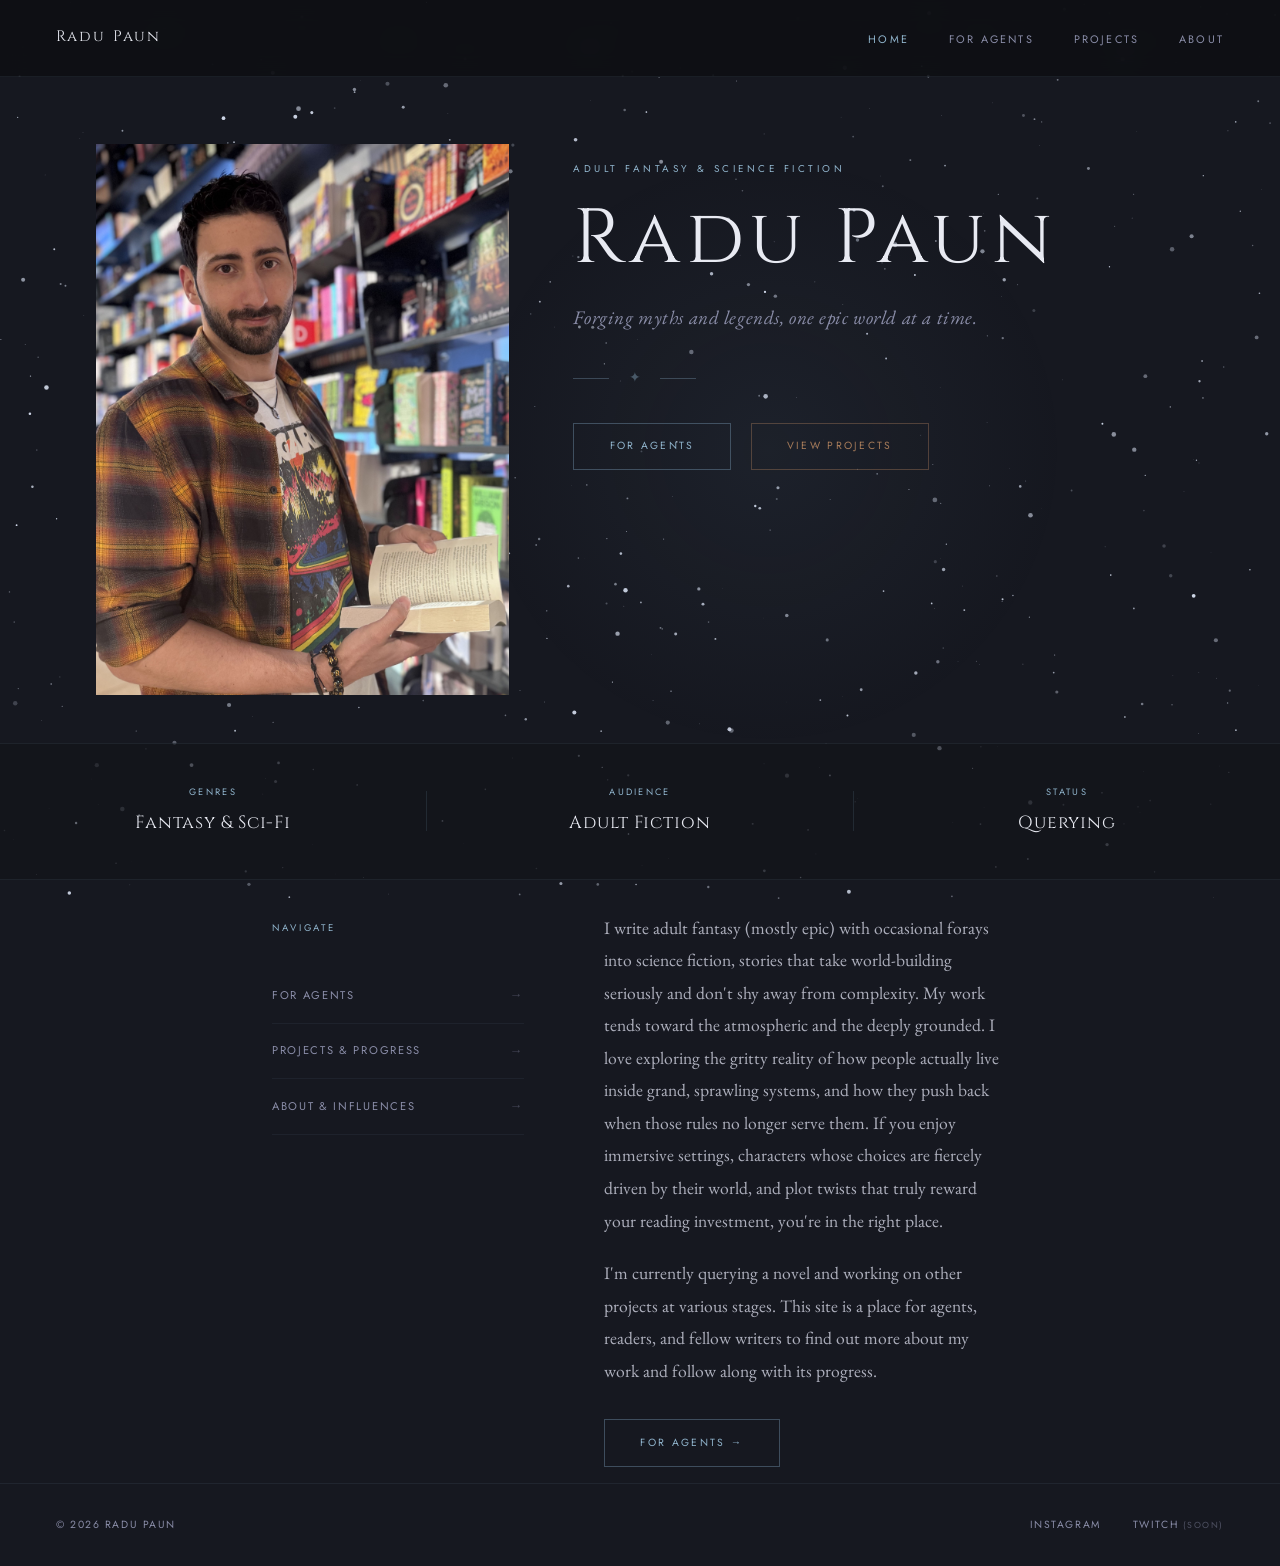
<file: index.html>
<!DOCTYPE html>
<html lang="en">
<head>
  <meta charset="UTF-8">
  <meta name="viewport" content="width=device-width, initial-scale=1.0">
  <title>Radu Paun — Author</title>
  <meta name="description" content="Radu Paun — writer of fantasy and science fiction.">
  <link rel="stylesheet" href="css/style.css">
  <style>
    /* ── HERO ── */
    .hero {
      min-height: auto;
      display: grid;
      grid-template-columns: 38% 1fr;
      align-items: start;
      padding: 4rem 6rem 3rem;
      position: relative;
      overflow: visible;
      gap: 4rem;
      max-width: 90rem;
      margin: 0 auto;
      width: 100%;
      box-sizing: border-box;
    }

    /* Atmospheric glow */
    .hero-glow {
      position: fixed;
      width: 600px;
      height: 600px;
      border-radius: 50%;
      background: radial-gradient(circle, rgba(124,158,184,0.07) 0%, transparent 70%);
      top: 50%;
      left: 60%;
      transform: translate(-50%, -50%);
      pointer-events: none;
    }

    /* ── PHOTO COLUMN ── */
    .hero-photo {
      position: relative;
      width: 100%;
      aspect-ratio: 3 / 4;
      max-height: 620px;
      overflow: hidden;
    }

    .hero-photo img {
      width: 100%;
      height: 100%;
      object-fit: cover;
      object-position: center 15%;
      display: block;
    }

    /* ── TEXT COLUMN ── */
    .hero-text {
      display: flex;
      flex-direction: column;
      align-items: flex-start;
      text-align: left;
      padding-top: 1rem;
    }

    .hero-eyebrow {
      font-family: var(--ff-ui);
      font-size: 0.62rem;
      letter-spacing: 0.35em;
      text-transform: uppercase;
      color: var(--accent);
      opacity: 0.7;
      margin-bottom: 1.5rem;
    }

    .hero-name {
      font-family: var(--ff-display);
      font-size: clamp(2.5rem, 6vw, 5.5rem);
      font-weight: 300;
      letter-spacing: 0.08em;
      line-height: 1;
      color: var(--silver);
    }

    .hero-subtitle {
      font-family: var(--ff-body);
      font-size: clamp(1rem, 1.8vw, 1.2rem);
      font-style: italic;
      color: var(--dim);
      letter-spacing: 0.03em;
      margin: 1.5rem 0 0;
      max-width: 30rem;
      line-height: 1.7;
    }

    .hero-divider {
      display: flex;
      align-items: center;
      gap: 1.2rem;
      margin: 2rem 0;
    }
    .hero-divider span {
      width: 36px;
      height: 1px;
      background: var(--accent);
      opacity: 0.3;
    }
    .hero-divider em {
      font-family: var(--ff-display);
      font-size: 0.85rem;
      color: var(--accent);
      opacity: 0.4;
      font-style: normal;
    }

    .hero-ctas {
      display: flex;
      gap: 1.25rem;
      flex-wrap: wrap;
    }

    /* ── INFO STRIP ── */
    .info-strip {
      position: relative;
      z-index: 10;
      border-top: 1px solid rgba(124,158,184,0.1);
      border-bottom: 1px solid rgba(124,158,184,0.1);
      background: rgba(19,20,26,0.6);
      display: grid;
      grid-template-columns: 1fr 1px 1fr 1px 1fr;
      align-items: center;
    }

    .info-item {
      padding: 2.5rem 3rem;
      text-align: center;
    }
    .info-item-label {
      font-family: var(--ff-ui);
      font-size: 0.58rem;
      letter-spacing: 0.25em;
      text-transform: uppercase;
      color: var(--accent);
      opacity: 1;
      display: block;
      margin-bottom: 0.4rem;
    }
    .info-item-value {
      font-family: var(--ff-display);
      font-size: 1.1rem;
      font-weight: 400;
      letter-spacing: 0.05em;
      color: var(--silver);
    }
    .info-sep {
      width: 1px;
      height: 2.5rem;
      background: rgba(124,158,184,0.15);
    }

    /* ── INTRO SECTION ── */
    .intro-section {
      position: relative;
      z-index: 10;
      max-width: 52rem;
      margin: 0 auto;
      padding: 2rem 3rem 1rem;
      display: grid;
      grid-template-columns: 1fr 1.6fr;
      gap: 5rem;
      align-items: start;
    }

    .intro-left { padding-top: 0.5rem; }
    .intro-left .section-label { margin-bottom: 1.5rem; }

    .intro-nav-links {
      list-style: none;
      margin-top: 2rem;
      display: flex;
      flex-direction: column;
      gap: 0;
    }
    .intro-nav-links li a {
      display: flex;
      align-items: center;
      justify-content: space-between;
      font-family: var(--ff-ui);
      font-size: 0.7rem;
      letter-spacing: 0.15em;
      text-transform: uppercase;
      color: var(--dim);
      text-decoration: none;
      padding: 1rem 0;
      border-bottom: 1px solid rgba(124,158,184,0.08);
      transition: color 0.2s;
    }
    .intro-nav-links li a:hover { color: var(--accent); }
    .intro-nav-links li a span { opacity: 0.4; font-size: 0.8rem; }

    .intro-right p {
      font-size: 1.1rem;
      color: var(--mist);
      line-height: 1.85;
      opacity: 0.85;
    }
    .intro-right p + p { margin-top: 1.25rem; }
    .intro-right .btn { margin-top: 2rem; }

    /* ── TABLET ── */
    @media (max-width: 900px) {
      .hero {
        grid-template-columns: 1fr;
        padding: 5rem 2rem 3rem;
        text-align: center;
        gap: 2rem;
      }
      .hero-photo {
        aspect-ratio: 4 / 3;
        max-height: 380px;
        width: 100%;
      }
      .hero-photo img {
        object-position: center 10%;
      }
      .hero-text {
        align-items: center;
        padding-top: 0;
      }
      .hero-subtitle { text-align: center; }
      .hero-ctas { justify-content: center; }
    }

    /* ── MOBILE ── */
    @media (max-width: 768px) {
      .hero {
        padding: 3rem 1.25rem 2rem;
        gap: 0;
      }
      .hero-photo {
        aspect-ratio: 1 / 1;
        max-height: 320px;
        border-radius: 1px;
        margin-bottom: 1.5rem;
      }
      .hero-photo img {
        object-position: center 8%;
      }
      .hero-eyebrow {
        margin-bottom: 0.75rem;
      }
      .hero-name {
        font-size: clamp(2rem, 9vw, 2.8rem);
        letter-spacing: 0.06em;
        line-height: 1.1;
        margin-bottom: 0;
      }
      .hero-subtitle {
        margin-top: 1rem;
        font-size: 1rem;
        line-height: 1.6;
      }
      .hero-divider {
        margin: 1.25rem 0;
      }
      .hero-ctas {
        flex-direction: column;
        width: 100%;
        gap: 0.75rem;
      }
      .hero-ctas .btn {
        width: 100%;
        text-align: center;
        box-sizing: border-box;
        padding: 0.9rem 1rem;
        letter-spacing: 0.15em;
      }

      /* Info strip stacks */
      .info-strip {
        grid-template-columns: 1fr;
      }
      .info-sep {
        width: 40%;
        height: 1px;
        margin: 0 auto;
      }
      .info-item {
        padding: 1.5rem 2rem;
      }

      /* Intro section stacks */
      .intro-section {
        grid-template-columns: 1fr;
        gap: 2rem;
        padding: 2.5rem 1.25rem 2rem;
      }
    }
  </style>
</head>
<body>
<div class="page-wrap">
<canvas id="stars-canvas"></canvas>
  <nav>
    <a class="nav-logo" href="index.html">Radu Paun</a>
    <ul class="nav-links">
      <li><a href="index.html" class="active">Home</a></li>
      <li><a href="for-agents.html">For Agents</a></li>
      <li><a href="projects.html">Projects</a></li>
      <li><a href="about.html">About</a></li>
    </ul>
  </nav>

  <main>
    <!-- HERO -->
    <section class="hero">
      <div class="hero-glow"></div>

      <!-- Photo column -->
      <div class="hero-photo fade-up delay-1">
        <img src="images/Author Picture 1 new format 2.jpg" alt="Radu Paun">
      </div>

      <!-- Text column -->
      <div class="hero-text">
        <p class="hero-eyebrow fade-up delay-2">Adult fantasy &amp; science fiction</p>
        <h1 class="hero-name fade-up delay-3">Radu Paun</h1>
        <p class="hero-subtitle fade-up delay-4">
          Forging myths and legends, one epic world at a time.
        </p>
        <div class="hero-divider fade-up delay-4">
          <span></span>
          <em>&#10022;</em>
          <span></span>
        </div>
        <div class="hero-ctas fade-up delay-5">
          <a href="for-agents.html" class="btn">For agents</a>
          <a href="projects.html" class="btn btn-warm">View projects</a>
        </div>
      </div>
    </section>

    <!-- INFO STRIP -->
    <div class="info-strip">
      <div class="info-item">
        <span class="info-item-label">Genres</span>
        <span class="info-item-value">Fantasy &amp; Sci-Fi</span>
      </div>
      <div class="info-sep"></div>
      <div class="info-item">
        <span class="info-item-label">Audience</span>
        <span class="info-item-value">Adult Fiction</span>
      </div>
      <div class="info-sep"></div>
      <div class="info-item">
        <span class="info-item-label">Status</span>
        <span class="info-item-value">Querying</span>
      </div>
    </div>

    <!-- INTRO -->
    <section class="intro-section">
      <div class="intro-left fade-up delay-1">
        <span class="section-label">Navigate</span>
        <ul class="intro-nav-links">
          <li><a href="for-agents.html">For agents <span>→</span></a></li>
          <li><a href="projects.html">Projects &amp; progress <span>→</span></a></li>
          <li><a href="about.html">About &amp; influences <span>→</span></a></li>
        </ul>
      </div>

      <div class="intro-right fade-up delay-2">
        <p>
          I write adult fantasy (mostly epic) with occasional forays into science fiction, stories that take world-building seriously and don't shy away from complexity. My work tends toward the atmospheric and the deeply grounded. I love exploring the gritty reality of how people actually live inside grand, sprawling systems, and how they push back when those rules no longer serve them. If you enjoy immersive settings, characters whose choices are fiercely driven by their world, and plot twists that truly reward your reading investment, you're in the right place.
        </p>
        <p>
          I'm currently querying a novel and working on other projects at various stages. This site is a place for agents, readers, and fellow writers to find out more about my work and follow along with its progress.
        </p>
        <a href="for-agents.html" class="btn">For agents →</a>
      </div>
    </section>
  </main>

  <footer>
    <p>&copy; 2026 Radu Paun</p>
    <div class="footer-social">
      <a href="https://www.instagram.com/raduwrites/" target="_blank" rel="noopener">Instagram</a>
      <a href="#" title="Coming soon">Twitch <span style="font-size:0.55rem;opacity:0.5">(soon)</span></a>
    </div>
  </footer>
</div>

<script>
  const canvas = document.getElementById('stars-canvas');
  const ctx = canvas.getContext('2d');
  let stars = [], raf;

  function resize() {
    canvas.width  = window.innerWidth;
    canvas.height = window.innerHeight;
  }

  function initStars() {
    stars = [];
    const count = Math.floor((canvas.width * canvas.height) / 2200);
    for (let i = 0; i < count; i++) {
      const size = Math.random();
      stars.push({
        x: Math.random() * canvas.width,
        y: Math.random() * canvas.height,
        r: size < 0.7 ? Math.random() * 0.8 + 0.2 : Math.random() * 1.6 + 0.8,
        o: size < 0.7 ? Math.random() * 0.6 + 0.4 : Math.random() * 0.5 + 0.5,
        speed: Math.random() * 0.002 + 0.0005,
        phase: Math.random() * Math.PI * 2
      });
    }
  }

  function drawStars(t) {
    ctx.clearRect(0, 0, canvas.width, canvas.height);
    stars.forEach(s => {
      const o = s.o * (0.7 + 0.3 * Math.sin(t * s.speed + s.phase));
      ctx.beginPath();
      ctx.arc(s.x, s.y, s.r, 0, Math.PI * 2);
      ctx.fillStyle = 'rgba(220, 228, 245, ' + o + ')';
      ctx.fill();
    });
    raf = requestAnimationFrame(drawStars);
  }

  resize(); initStars(); requestAnimationFrame(drawStars);
  window.addEventListener('resize', () => { cancelAnimationFrame(raf); resize(); initStars(); requestAnimationFrame(drawStars); });
</script>
</body>
</html>
</file>
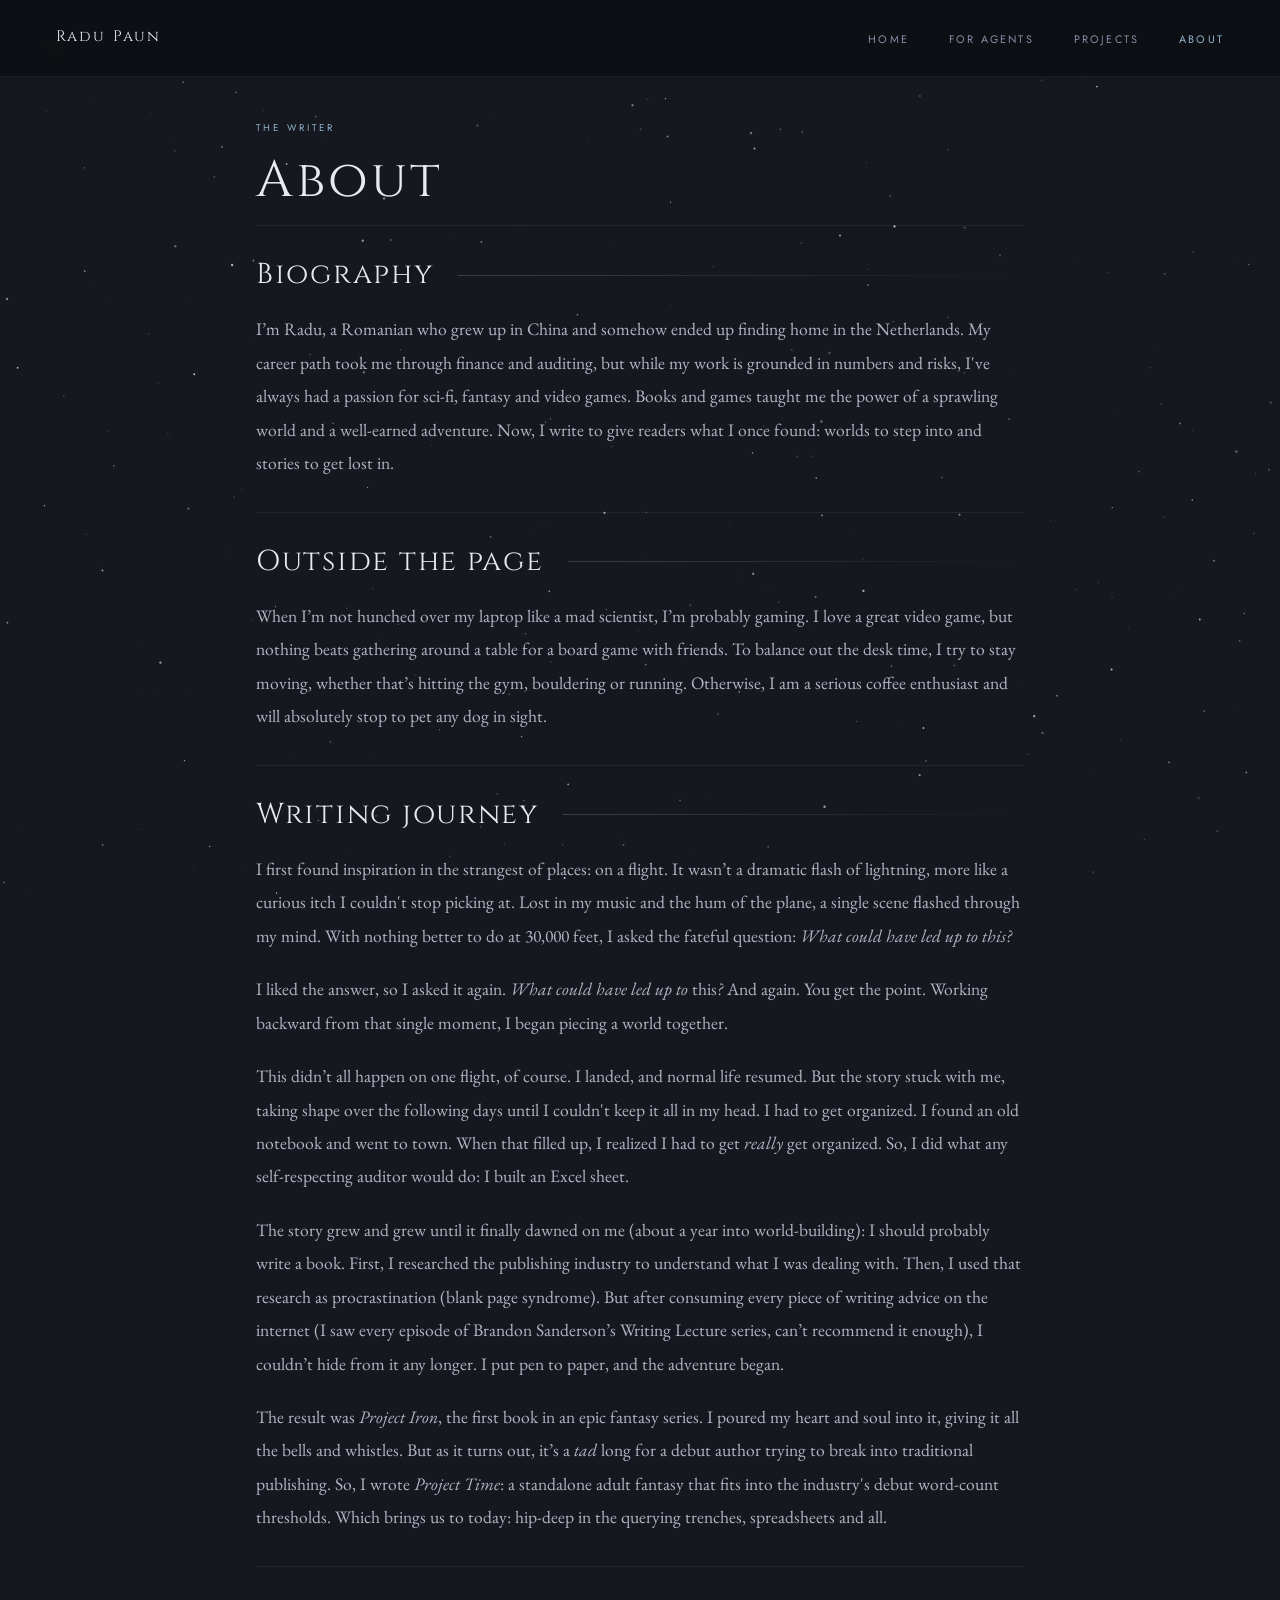
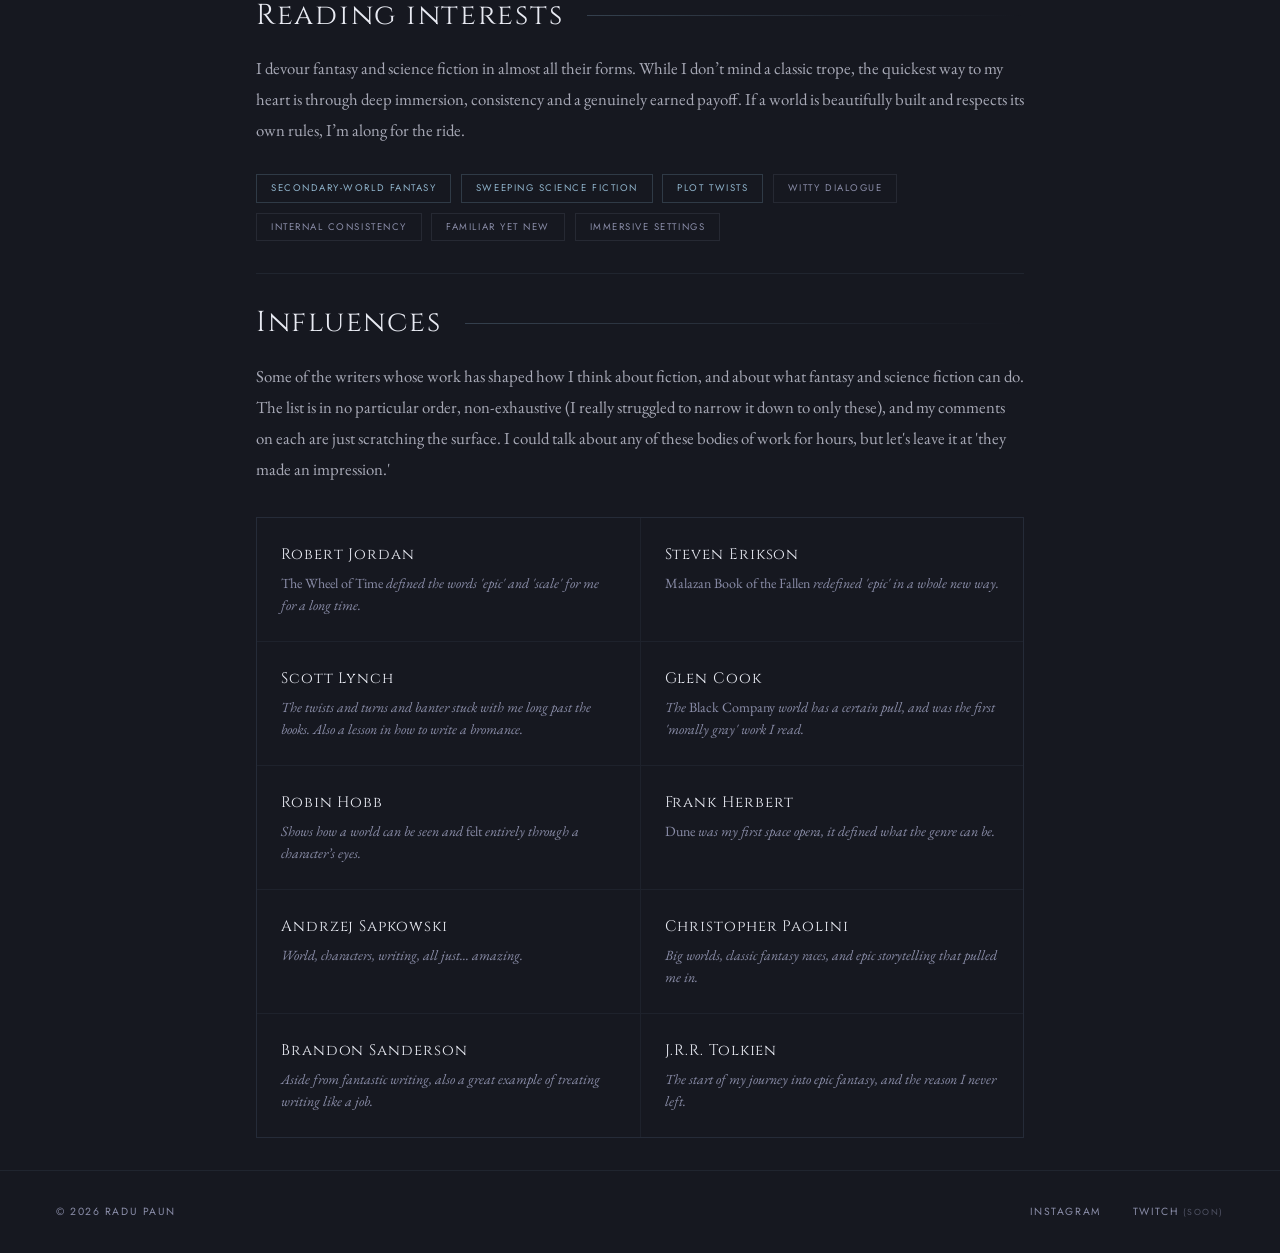
<file: about.html>
<!DOCTYPE html>
<html lang="en">
<head>
  <meta charset="UTF-8">
  <meta name="viewport" content="width=device-width, initial-scale=1.0">
  <title>About — Radu Paun</title>
  <meta name="description" content="About Radu Paun — writer, reader, influences.">
  <link rel="stylesheet" href="css/style.css">
  <style>
    .about-wrap {
      max-width: 54rem;
      margin: 0 auto;
      padding: 2rem 3rem 2rem;
    }

    .page-header {
      padding: 0.5rem 0 1rem;
      border-bottom: 1px solid rgba(124,158,184,0.1);
      margin-bottom: 1.5rem;
    }
    .page-header .section-label { margin-bottom: 1rem; }
    .page-header h1 {
      font-family: var(--ff-display);
      font-size: clamp(2rem, 5vw, 3.2rem);
      font-weight: 400;
      letter-spacing: 0.07em;
      color: var(--silver);
      line-height: 1.1;
    }

    /* ── BIO ── */
    .bio-section { margin-bottom: 2rem; }

    .bio-section p {
      font-family: var(--ff-body);
      font-size: 1.1rem;
      line-height: 1.9;
      color: var(--mist);
      opacity: 0.88;
    }
    .bio-section p + p { margin-top: 1.25rem; }

    /* Pull quote style */
    .bio-pull {
      border-left: 1px solid rgba(124,158,184,0.3);
      margin: 2.5rem 0;
      padding: 0.5rem 0 0.5rem 2rem;
    }
    .bio-pull p {
      font-family: var(--ff-body);
      font-style: italic;
      font-size: 1.25rem;
      color: var(--silver);
      opacity: 0.7;
      line-height: 1.65;
    }

    /* ── INFLUENCES ── */
    .influences-section { margin-bottom: 0rem; }

    .influences-grid {
      display: grid;
      grid-template-columns: 1fr 1fr;
      gap: 1px;
      background: rgba(124,158,184,0.08);
      border: 1px solid rgba(124,158,184,0.08);
      margin-top: 2rem;
    }

    .influence-item {
      background: var(--void);
      padding: 1.5rem;
      transition: background 0.2s;
    }
    .influence-item:hover { background: rgba(124,158,184,0.03); }

    .influence-author {
      font-family: var(--ff-display);
      font-size: 0.95rem;
      font-weight: 400;
      letter-spacing: 0.06em;
      color: var(--silver);
      margin-bottom: 0.3rem;
    }

    .influence-note {
      font-family: var(--ff-body);
      font-style: italic;
      font-size: 0.88rem;
      color: var(--dim);
      line-height: 1.55;
    }

    /* ── READING INTERESTS ── */
    .reading-section { margin-bottom: 2rem; }

    .reading-section p {
      font-family: var(--ff-body);
      font-size: 1.05rem;
      line-height: 1.85;
      color: var(--mist);
      opacity: 0.82;
    }
    .reading-section p + p { margin-top: 1rem; }

    .tags {
      display: flex;
      flex-wrap: wrap;
      gap: 0.6rem;
      margin-top: 1.75rem;
    }
    .tag {
      font-family: var(--ff-ui);
      font-size: 0.6rem;
      letter-spacing: 0.16em;
      text-transform: uppercase;
      color: var(--dim);
      border: 1px solid rgba(107,110,128,0.2);
      padding: 5px 14px;
    }
    .tag.accent {
      color: var(--accent);
      border-color: rgba(124,158,184,0.25);
    }

    /* Short bio box (for agents/press to copy) */
    .short-bio-box {
      border: 1px solid rgba(124,158,184,0.15);
      background: rgba(19,20,26,0.6);
      padding: 1.75rem 2rem;
      margin-top: 3rem;
    }
    .short-bio-box .sidebar-card-label {
      font-family: var(--ff-ui);
      font-size: 0.58rem;
      letter-spacing: 0.25em;
      text-transform: uppercase;
      color: var(--accent);
      opacity: 0.65;
      display: block;
      margin-bottom: 1rem;
      padding-bottom: 0.75rem;
      border-bottom: 1px solid rgba(124,158,184,0.1);
    }
    .short-bio-box p {
      font-family: var(--ff-body);
      font-size: 0.95rem;
      color: var(--mist);
      opacity: 0.75;
      line-height: 1.75;
    }

    @media (max-width: 768px) {
      .about-wrap { padding: 3rem 1.5rem 4rem; }
      .influences-grid { grid-template-columns: 1fr; }
    }

    .ruled-title {
      margin-bottom: 0.75rem;
    }

    .divider {
      margin: 1.5rem 0;
    }
  </style>
</head>
<body>
<div class="page-wrap">
<canvas id="stars-canvas"></canvas>
  <nav>
    <a class="nav-logo" href="index.html">Radu Paun</a>
    <ul class="nav-links">
      <li><a href="index.html">Home</a></li>
      <li><a href="for-agents.html">For Agents</a></li>
      <li><a href="projects.html">Projects</a></li>
      <li><a href="about.html" class="active">About</a></li>
    </ul>
  </nav>

  <main>
    <div class="about-wrap">

      <header class="page-header fade-up delay-1">
        <span class="section-label">The writer</span>
        <h1>About</h1>
      </header>

      <!-- BIO -->
      <section class="bio-section fade-up delay-2">
        <div class="ruled-title"><h2>Biography</h2></div>

        <p>
          I’m Radu, a Romanian who grew up in China and somehow ended up finding home in the Netherlands. My career path took me through finance and auditing, but while my work is grounded in numbers and risks, I've always had a passion for sci-fi, fantasy and video games. Books and games taught me the power of a sprawling world and a well-earned adventure. Now, I write to give readers what I once found: worlds to step into and stories to get lost in.
        </p>
      </section>

      <hr class="divider">
      
      <!-- HOBBIES -->
      <section class="bio-section fade-up delay-3">
        <div class="ruled-title"><h2>Outside the page</h2></div>
        <p>
          When I’m not hunched over my laptop like a mad scientist, I’m probably gaming. I love a great video game, but nothing beats gathering around a table for a board game with friends. To balance out the desk time, I try to stay moving, whether that’s hitting the gym, bouldering or running. Otherwise, I am a serious coffee enthusiast and will absolutely stop to pet any dog in sight.
        </p>
      </section>

      <hr class="divider">
      <!-- WRITING JOURNEY -->
      <section class="bio-section fade-up delay-3">
        <div class="ruled-title"><h2>Writing journey</h2></div>
        <p>
          I first found inspiration in the strangest of places: on a flight. It wasn’t a dramatic flash of lightning, more like a curious itch I couldn't stop picking at. Lost in my music and the hum of the plane, a single scene flashed through my mind. With nothing better to do at 30,000 feet, I asked the fateful question: <em>What could have led up to this?</em>
        </p>
        <p>
          I liked the answer, so I asked it again. <em>What could have led up to </em>this<em>?</em> And again. You get the point. Working backward from that single moment, I began piecing a world together.
        </p>
        <p>
          This didn’t all happen on one flight, of course. I landed, and normal life resumed. But the story stuck with me, taking shape over the following days until I couldn't keep it all in my head. I had to get organized. I found an old notebook and went to town. When that filled up, I realized I had to get <em>really</em> get organized. So, I did what any self-respecting auditor would do: I built an Excel sheet.
        </p>
        <p>
          The story grew and grew until it finally dawned on me (about a year into world-building): I should probably write a book. First, I researched the publishing industry to understand what I was dealing with. Then, I used that research as procrastination (blank page syndrome). But after consuming every piece of writing advice on the internet (I saw every episode of Brandon Sanderson’s Writing Lecture series, can’t recommend it enough), I couldn’t hide from it any longer. I put pen to paper, and the adventure began.
        </p>
        <p>
          The result was <em>Project Iron</em>, the first book in an epic fantasy series. I poured my heart and soul into it, giving it all the bells and whistles. But as it turns out, it’s a <em>tad</em> long for a debut author trying to break into traditional publishing. So, I wrote <em>Project Time</em>: a standalone adult fantasy that fits into the industry's debut word-count thresholds. Which brings us to today: hip-deep in the querying trenches, spreadsheets and all.
        </p>
      </section>

      <hr class="divider">

      <!-- READING INTERESTS -->
      <section class="reading-section fade-up delay-3">
        <div class="ruled-title"><h2>Reading interests</h2></div>

        <p>
          I devour fantasy and science fiction in almost all their forms. While I don’t mind a classic trope, the quickest way to my heart is through deep immersion, consistency and a genuinely earned payoff. If a world is beautifully built and respects its own rules, I’m along for the ride. 
        </p>
        
        <div class="tags">
          <span class="tag accent">Secondary-world fantasy</span>
          <span class="tag accent">Sweeping science fiction</span>
          <span class="tag accent">Plot twists</span>
          <span class="tag">Witty dialogue</span>
          <span class="tag">Internal consistency</span>
          <span class="tag">Familiar yet new</span>
          <span class="tag">Immersive settings</span>
        </div>
      </section>

      <hr class="divider">

      <!-- INFLUENCES -->
      <section class="influences-section fade-up delay-4">
        <div class="ruled-title"><h2>Influences</h2></div>

        <p style="font-family:var(--ff-body);font-size:1.05rem;line-height:1.85;color:var(--mist);opacity:0.82;">
          Some of the writers whose work has shaped how I think about fiction, and about what fantasy and science fiction can do. The list is in no particular order, non-exhaustive (I really struggled to narrow it down to only these), and my comments on each are just scratching the surface. I could talk about any of these bodies of work for hours, but let's leave it at 'they made an impression.'
        </p>

        <div class="influences-grid">
          <div class="influence-item">
            <p class="influence-author">Robert Jordan</p>
            <p class="influence-note"><span style="font-style: normal;">The Wheel of Time</span> defined the words 'epic' and 'scale' for me for a long time.</p>
          </div>
          <div class="influence-item">
            <p class="influence-author">Steven Erikson</p>
            <p class="influence-note"><span style="font-style: normal;">Malazan Book of the Fallen</span> redefined 'epic' in a whole new way.</p>
          </div>
          <div class="influence-item">
            <p class="influence-author">Scott Lynch</p>
            <p class="influence-note">The twists and turns and banter stuck with me long past the books. Also a lesson in how to write a bromance.</p>
          </div>
          <div class="influence-item">
            <p class="influence-author">Glen Cook</p>
            <p class="influence-note">The <span style="font-style: normal;">Black Company</span> world has a certain pull, and was the first 'morally gray' work I read.</p>
          </div>
          <div class="influence-item">
            <p class="influence-author">Robin Hobb</p>
            <p class="influence-note">Shows how a world can be seen and <span style="font-style: normal;">felt</span> entirely through a character’s eyes.</p>
          </div>
          <div class="influence-item">
            <p class="influence-author">Frank Herbert</p>
            <p class="influence-note"><span style="font-style: normal;">Dune</span> was my first space opera, it defined what the genre can be.</p>
          </div>
          <div class="influence-item">
            <p class="influence-author">Andrzej Sapkowski</p>
            <p class="influence-note">World, characters, writing, all just... amazing.</p>
          </div>
          <div class="influence-item">
            <p class="influence-author">Christopher Paolini</p>
            <p class="influence-note">Big worlds, classic fantasy races, and epic storytelling that pulled me in.</p>
          </div>
          <div class="influence-item">
            <p class="influence-author">Brandon Sanderson</p>
            <p class="influence-note">Aside from fantastic writing, also a great example of treating writing like a job.</p>
          </div>
          <div class="influence-item">
            <p class="influence-author">J.R.R. Tolkien</p>
            <p class="influence-note">The start of my journey into epic fantasy, and the reason I never left.</p>
          </div>

        </div>
      </section>

    </div>
  </main>

  <footer>
    <p>&copy; 2026 Radu Paun</p>
    <div class="footer-social">
      <a href="https://www.instagram.com/raduwrites/" target="_blank" rel="noopener">Instagram</a>
      <a href="#">Twitch <span style="font-size:0.55rem;opacity:0.5">(soon)</span></a>
    </div>
  </footer>
</div>

<script>
  const canvas = document.getElementById('stars-canvas');
  const ctx = canvas.getContext('2d');
  let stars = [];
  function resize() {
    canvas.width  = window.innerWidth;
    canvas.height = window.innerHeight;
  }
  function initStars() {
    stars = [];
    const count = Math.floor((canvas.width * canvas.height) / 4000);
    for (let i = 0; i < count; i++) {
      stars.push({ x: Math.random()*canvas.width, y: Math.random()*canvas.height,
        r: Math.random()*1.1+0.1, o: Math.random() * 0.5 + 0.5,
        speed: Math.random()*0.003+0.001, phase: Math.random()*Math.PI*2 });
    }
  }
  function drawStars(t) {
    ctx.clearRect(0, 0, canvas.width, canvas.height);
    stars.forEach(s => {
      const o = s.o * (0.6 + 0.4 * Math.sin(t * s.speed + s.phase));
      ctx.beginPath(); ctx.arc(s.x, s.y, s.r, 0, Math.PI*2);
      ctx.fillStyle = `rgba(200,210,230,${o})`; ctx.fill();
    });
    requestAnimationFrame(drawStars);
  }
  resize(); initStars(); requestAnimationFrame(drawStars);
  window.addEventListener('resize', () => { resize(); initStars(); });
</script>
</body>
</html>
</file>
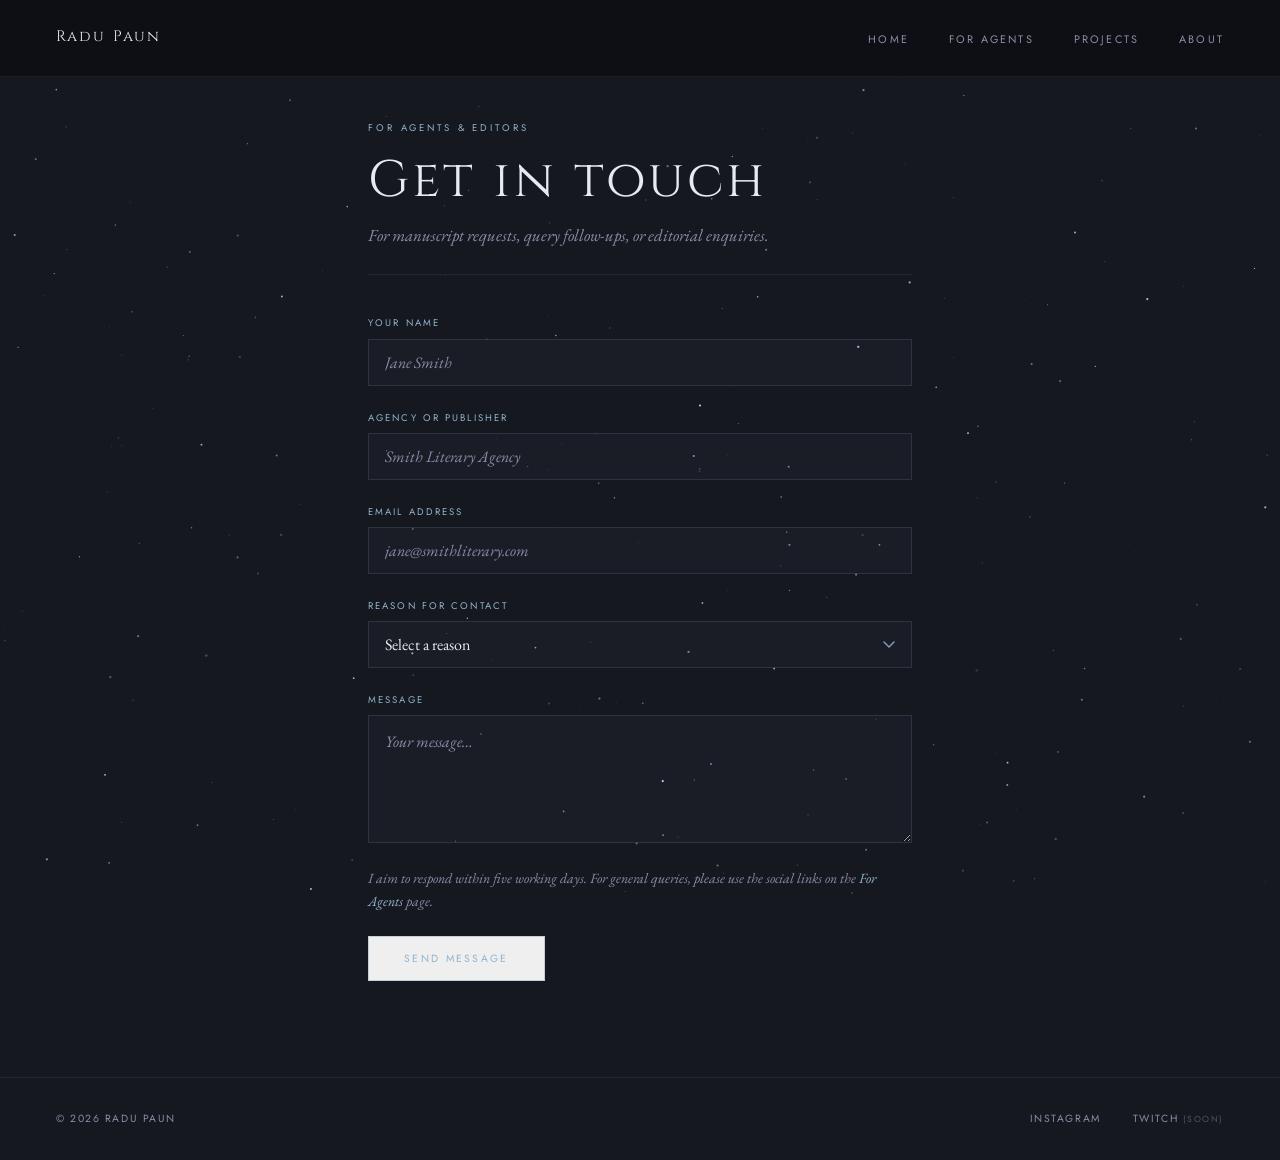
<file: contact.html>
<!DOCTYPE html>
<html lang="en">
<head>
  <meta charset="UTF-8">
  <meta name="viewport" content="width=device-width, initial-scale=1.0">
  <title>Contact — Radu Paun</title>
  <meta name="description" content="Contact Radu Paun — for literary agents and editors.">
  <link rel="stylesheet" href="css/style.css">
  <style>
    .contact-wrap {
      max-width: 40rem;
      margin: 0 auto;
      padding: 2rem 3rem 6rem;
    }

    .page-header {
      padding: 0.5rem 0 1.5rem;
      border-bottom: 1px solid rgba(124,158,184,0.1);
      margin-bottom: 2.5rem;
    }
    .page-header .section-label { margin-bottom: 1rem; }
    .page-header h1 {
      font-family: var(--ff-display);
      font-size: clamp(2rem, 5vw, 3.2rem);
      font-weight: 400;
      letter-spacing: 0.07em;
      color: var(--silver);
      line-height: 1.1;
    }
    .page-header .sub {
      font-family: var(--ff-body);
      font-style: italic;
      font-size: 1.05rem;
      color: var(--dim);
      margin-top: 0.75rem;
    }

    /* ── FORM ── */
    .contact-form {
      display: flex;
      flex-direction: column;
      gap: 1.5rem;
    }

    .form-group {
      display: flex;
      flex-direction: column;
      gap: 0.4rem;
    }

    .form-label {
      font-family: var(--ff-ui);
      font-size: 0.6rem;
      letter-spacing: 0.22em;
      text-transform: uppercase;
      color: var(--accent);
    }

    .form-input,
    .form-select,
    .form-textarea {
      background: rgba(124,158,184,0.04);
      border: 1px solid rgba(124,158,184,0.18);
      color: var(--silver);
      font-family: var(--ff-body);
      font-size: 1rem;
      padding: 0.75rem 1rem;
      outline: none;
      transition: border-color 0.2s;
      width: 100%;
    }

    .form-input::placeholder,
    .form-textarea::placeholder {
      color: var(--dim);
      font-style: italic;
    }

    .form-input:focus,
    .form-select:focus,
    .form-textarea:focus {
      border-color: rgba(124,158,184,0.5);
    }

    .form-select {
      appearance: none;
      cursor: pointer;
      background-image: url("data:image/svg+xml,%3Csvg xmlns='http://www.w3.org/2000/svg' width='12' height='8' viewBox='0 0 12 8'%3E%3Cpath d='M1 1l5 5 5-5' stroke='%237c9eb8' stroke-width='1.5' fill='none' stroke-linecap='round'/%3E%3C/svg%3E");
      background-repeat: no-repeat;
      background-position: right 1rem center;
      padding-right: 2.5rem;
    }

    .form-select option {
      background: var(--deep);
      color: var(--silver);
    }

    .form-textarea {
      resize: vertical;
      min-height: 8rem;
      line-height: 1.7;
    }

    .form-note {
      font-family: var(--ff-body);
      font-style: italic;
      font-size: 0.88rem;
      color: var(--dim);
      line-height: 1.6;
    }

    .form-submit {
      align-self: flex-start;
    }

    /* Success message */
    .form-success {
      display: none;
      border: 1px solid rgba(100,180,100,0.3);
      background: rgba(100,180,100,0.05);
      padding: 1.5rem 1.75rem;
      margin-top: 1rem;
    }
    .form-success p {
      font-family: var(--ff-body);
      font-style: italic;
      color: #8fcf8f;
      font-size: 1rem;
      line-height: 1.7;
    }

    @media (max-width: 768px) {
      .contact-wrap { padding: 2rem 1.5rem 4rem; }
    }
  </style>
</head>
<body>
<div class="page-wrap">
<canvas id="stars-canvas"></canvas>
  <nav>
    <a class="nav-logo" href="index.html">Radu Paun</a>
    <ul class="nav-links">
      <li><a href="index.html">Home</a></li>
      <li><a href="for-agents.html">For Agents</a></li>
      <li><a href="projects.html">Projects</a></li>
      <li><a href="about.html">About</a></li>
    </ul>
  </nav>

  <main>
    <div class="contact-wrap">

      <header class="page-header fade-up delay-1">
        <span class="section-label">For agents &amp; editors</span>
        <h1>Get in touch</h1>
        <p class="sub">For manuscript requests, query follow-ups, or editorial enquiries.</p>
      </header>

      <form
        class="contact-form fade-up delay-2"
        action="https://formspree.io/f/mojppgrn"
        method="POST"
        id="contact-form"
      >

        <div class="form-group">
          <label class="form-label" for="name">Your name</label>
          <input class="form-input" type="text" id="name" name="name" placeholder="Jane Smith" required>
        </div>

        <div class="form-group">
          <label class="form-label" for="agency">Agency or publisher</label>
          <input class="form-input" type="text" id="agency" name="agency" placeholder="Smith Literary Agency">
        </div>

        <div class="form-group">
          <label class="form-label" for="email">Email address</label>
          <input class="form-input" type="email" id="email" name="email" placeholder="jane@smithliterary.com" required>
        </div>

        <div class="form-group">
          <label class="form-label" for="reason">Reason for contact</label>
          <select class="form-select" id="reason" name="reason" required>
            <option value="" disabled selected>Select a reason</option>
            <option value="manuscript-request">Manuscript request</option>
            <option value="query-followup">Query follow-up</option>
            <option value="editorial-enquiry">Editorial enquiry</option>
            <option value="other">Other</option>
          </select>
        </div>

        <div class="form-group">
          <label class="form-label" for="message">Message</label>
          <textarea class="form-textarea" id="message" name="message" placeholder="Your message…" required></textarea>
        </div>

        <p class="form-note">I aim to respond within five working days. For general queries, please use the social links on the <a href="for-agents.html" style="color:var(--accent);text-decoration:none;">For Agents</a> page.</p>

        <button type="submit" class="btn form-submit">Send message</button>

      </form>

      <div class="form-success" id="form-success">
        <p>Thank you — your message has been sent. I'll be in touch within five working days.</p>
      </div>

    </div>
  </main>

  <footer>
    <p>&copy; 2026 Radu Paun</p>
    <div class="footer-social">
      <a href="https://www.instagram.com/raduwrites/" target="_blank" rel="noopener">Instagram</a>
      <a href="#">Twitch <span style="font-size:0.55rem;opacity:0.5">(soon)</span></a>
    </div>
  </footer>
</div>

<script>
  // Stars
  const canvas = document.getElementById('stars-canvas');
  const ctx = canvas.getContext('2d');
  let stars = [], raf;
  function resize() {
    canvas.width  = window.innerWidth;
    canvas.height = window.innerHeight;
  }
  function initStars() {
    stars = [];
    const count = Math.floor((canvas.width * canvas.height) / 4000);
    for (let i = 0; i < count; i++) {
      stars.push({ x: Math.random()*canvas.width, y: Math.random()*canvas.height,
        r: Math.random()*1.1+0.1, o: Math.random() * 0.5 + 0.5,
        speed: Math.random()*0.003+0.001, phase: Math.random()*Math.PI*2 });
    }
  }
  function drawStars(t) {
    ctx.clearRect(0, 0, canvas.width, canvas.height);
    stars.forEach(s => {
      const o = s.o * (0.6 + 0.4 * Math.sin(t * s.speed + s.phase));
      ctx.beginPath(); ctx.arc(s.x, s.y, s.r, 0, Math.PI*2);
      ctx.fillStyle = `rgba(200,210,230,${o})`; ctx.fill();
    });
    raf = requestAnimationFrame(drawStars);
  }
  resize(); initStars(); requestAnimationFrame(drawStars);
  window.addEventListener('resize', () => { cancelAnimationFrame(raf); resize(); initStars(); requestAnimationFrame(drawStars); });

  // Form success handling
  const form = document.getElementById('contact-form');
  const success = document.getElementById('form-success');
  form.addEventListener('submit', async function(e) {
    e.preventDefault();
    const data = new FormData(form);
    const response = await fetch(form.action, {
      method: 'POST',
      body: data,
      headers: { 'Accept': 'application/json' }
    });
    if (response.ok) {
      form.style.display = 'none';
      success.style.display = 'block';
    }
  });
</script>
</body>
</html>
</file>
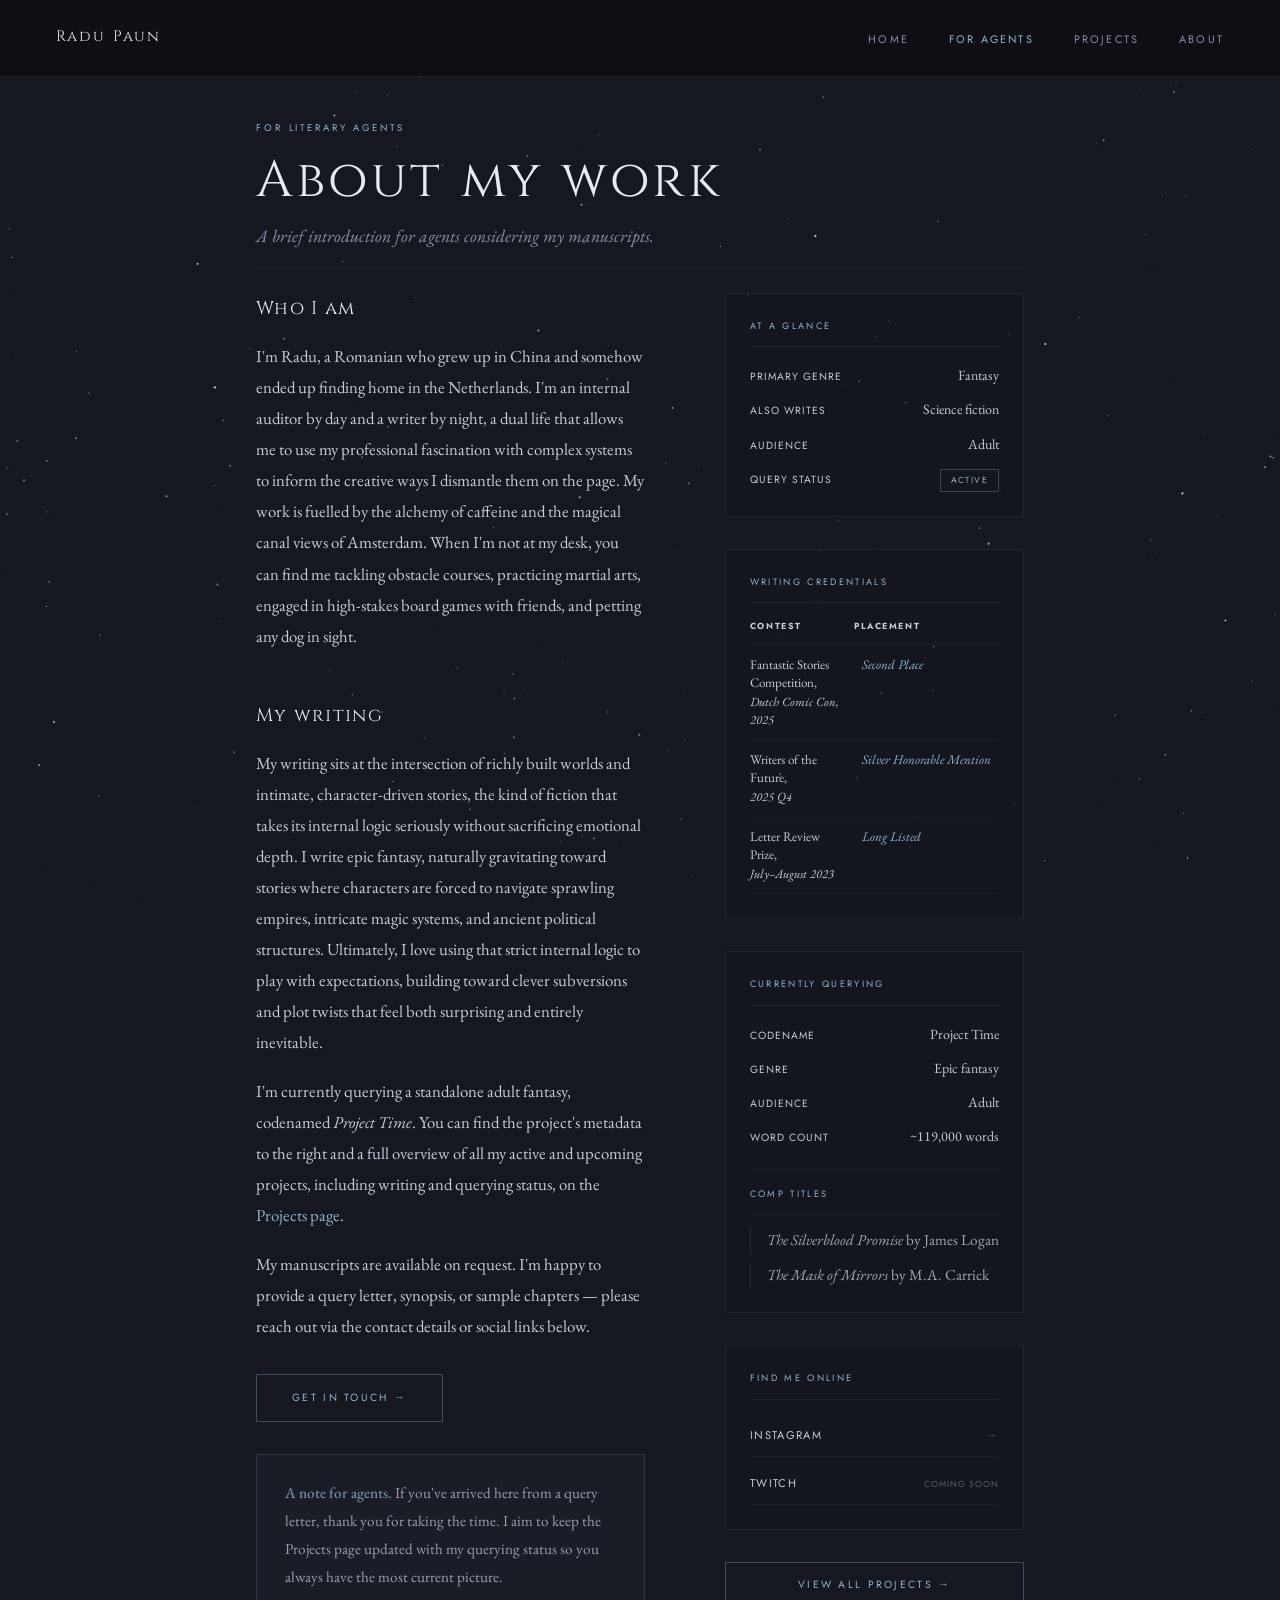
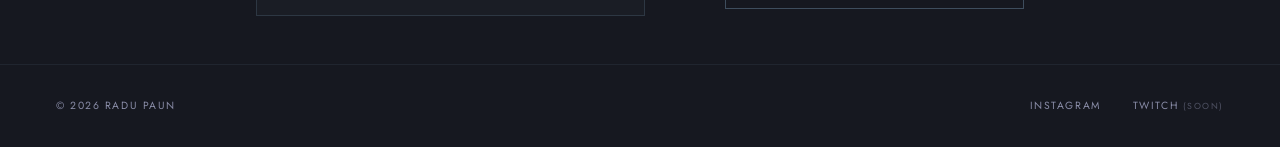
<file: for-agents.html>
<!DOCTYPE html>
<html lang="en">
<head>
  <meta charset="UTF-8">
  <meta name="viewport" content="width=device-width, initial-scale=1.0">
  <title>For Agents — Radu Paun</title>
  <meta name="description" content="Information for literary agents — Radu Paun, adult fantasy and science fiction.">
  <link rel="stylesheet" href="css/style.css">
  <style>
    .agents-wrap {
      max-width: 54rem;
      margin: 0 auto;
      padding: 2rem 3rem 0rem;
    }

    /* Page header */
    .page-header {
      padding: 0.5rem 0 1rem;
      border-bottom: 1px solid rgba(124,158,184,0.1);
      margin-bottom: 1.5rem;
    }
    .page-header .section-label { margin-bottom: 1rem; }
    .page-header h1 {
      font-family: var(--ff-display);
      font-size: clamp(2rem, 5vw, 3.2rem);
      font-weight: 400;
      letter-spacing: 0.07em;
      color: var(--silver);
      line-height: 1.1;
    }
    .page-header .sub {
      font-family: var(--ff-body);
      font-style: italic;
      font-size: 1.1rem;
      color: var(--dim);
      margin-top: 0.75rem;
    }

    /* Two-col layout */
    .agents-grid {
      display: grid;
      grid-template-columns: 1.3fr 1fr;
      gap: 5rem;
      align-items: start;
    }

    /* Left — main content */
    .agents-main h2 {
      font-family: var(--ff-display);
      font-size: 1.15rem;
      font-weight: 400;
      letter-spacing: 0.07em;
      color: var(--silver);
      margin-bottom: 1rem;
    }

    .agents-main p {
      font-size: 1.05rem;
      line-height: 1.85;
      color: var(--mist);
      opacity: 1;
    }
    .agents-main p + p { margin-top: 1.1rem; }

    .agents-main section { margin-bottom: 3rem; }

    /* Query note box */
    .query-note {
      border: 1px solid rgba(124,158,184,0.2);
      background: rgba(124,158,184,0.04);
      padding: 1.5rem 1.75rem;
      margin-top: 2rem;
    }
    .query-note p {
      font-size: 0.95rem;
      color: var(--mist);
      opacity: 0.75;
    }
    .query-note strong {
      font-weight: 500;
      color: var(--accent);
    }

    /* Right sidebar */
    .agents-sidebar { display: flex; flex-direction: column; gap: 2rem; }

    .sidebar-card {
      border: 1px solid rgba(124,158,184,0.12);
      background: rgba(19,20,26,0.5);
      padding: 1.5rem;
    }

    .sidebar-card-label {
      font-family: var(--ff-ui);
      font-size: 0.58rem;
      letter-spacing: 0.25em;
      text-transform: uppercase;
      color: var(--accent);
      opacity: 1;
      display: block;
      margin-bottom: 1rem;
      padding-bottom: 0.75rem;
      border-bottom: 1px solid rgba(124,158,184,0.1);
    }

    .spec-list { list-style: none; display: flex; flex-direction: column; gap: 0.6rem; }
    .spec-list li {
      display: flex;
      justify-content: space-between;
      align-items: baseline;
      font-size: 0.88rem;
      gap: 1rem;
    }
    .spec-list li .spec-key {
      font-family: var(--ff-ui);
      font-size: 0.65rem;
      letter-spacing: 0.1em;
      color: var(--mist);
      text-transform: uppercase;
      white-space: nowrap;
    }
    .spec-list li .spec-val {
      font-family: var(--ff-body);
      color: var(--mist);
      text-align: right;
    }

    .comp-list { list-style: none; display: flex; flex-direction: column; gap: 0.5rem; }
    .comp-list li {
      font-family: var(--ff-body);
      font-style: italic;
      font-size: 0.95rem;
      color: var(--mist);
      opacity: 0.8;
      padding-left: 1rem;
      border-left: 1px solid rgba(124,158,184,0.2);
    }

    /* Social links */
    .social-list { list-style: none; display: flex; flex-direction: column; gap: 0.5rem; }
    .social-list li a {
      display: flex;
      align-items: center;
      justify-content: space-between;
      font-family: var(--ff-ui);
      font-size: 0.7rem;
      letter-spacing: 0.12em;
      text-transform: uppercase;
      color: var(--mist);
      text-decoration: none;
      padding: 0.6rem 0;
      border-bottom: 1px solid rgba(124,158,184,0.07);
      transition: color 0.2s;
    }
    .social-list li a:hover { color: var(--accent); }
    .social-list li a span { opacity: 0.35; font-size: 0.75rem; }
    .social-list li .soon {
      font-size: 0.55rem;
      letter-spacing: 0.1em;
      opacity: 0.4;
    }

    .cred-table {
      width: 100%;
      border-collapse: collapse;
      font-size: 0.82rem;
    }
    .cred-table thead th {
      font-family: var(--ff-ui);
      font-size: 0.55rem;
      letter-spacing: 0.18em;
      text-transform: uppercase;
      color: var(--mist);
      padding-bottom: 0.6rem;
      text-align: left;
      border-bottom: 1px solid rgba(124,158,184,0.1);
    }
    .cred-table tbody td {
      font-family: var(--ff-body);
      color: var(--mist);
      padding: 0.65rem 0.5rem 0.65rem 0;
      vertical-align: top;
      border-bottom: 1px solid rgba(124,158,184,0.06);
      line-height: 1.4;
    }
    .cred-table tbody td:first-child {
      width: 80%;
    }
    .cred-table tbody td:last-child {
      font-style: italic;
      color: var(--accent);
      white-space: nowrap;
      padding-left: 0.5rem;
    }
    .cred-sub {
      font-size: 0.78rem;
      color: var(--mist);
      font-style: italic;
    }

    @media (max-width: 768px) {
      .agents-wrap { padding: 1.5rem 1.25rem 4rem; }
      .agents-grid { grid-template-columns: 1fr; gap: 0; }

      /* More breathing room above section headings */
      .agents-main section { margin-bottom: 2rem; }
      .agents-main h2 { margin-top: 2rem; }

      /* Body text slightly smaller and more readable on mobile */
      .agents-main p { font-size: 0.97rem; line-height: 1.8; }

      /* Sidebar comes after main content — add top spacing */
      .agents-sidebar { margin-top: 2.5rem; gap: 1.25rem; }

      /* Sidebar cards slightly tighter on mobile */
      .sidebar-card { padding: 1.25rem; }

      /* Query note padding */
      .query-note { padding: 1.25rem; }
    }
  </style>
</head>
<body>
<div class="page-wrap">
<canvas id="stars-canvas"></canvas>
  <nav>
    <a class="nav-logo" href="index.html">Radu Paun</a>
    <ul class="nav-links">
      <li><a href="index.html">Home</a></li>
      <li><a href="for-agents.html" class="active">For Agents</a></li>
      <li><a href="projects.html">Projects</a></li>
      <li><a href="about.html">About</a></li>
    </ul>
  </nav>

  <main>
    <div class="agents-wrap">

      <header class="page-header fade-up delay-1">
        <span class="section-label">For literary agents</span>
        <h1>About my work</h1>
        <p class="sub">A brief introduction for agents considering my manuscripts.</p>
      </header>

      <div class="agents-grid">
        <div class="agents-main">

          <section class="fade-up delay-2">
            <h2>Who I am</h2>
            <p>
              I'm Radu, a Romanian who grew up in China and somehow ended up finding home in the Netherlands. I'm an internal auditor by day and a writer by night, a dual life that allows me to use my professional fascination with complex systems to inform the creative ways I dismantle them on the page. My work is fuelled by the alchemy of caffeine and the magical canal views of Amsterdam. When I'm not at my desk, you can find me tackling obstacle courses, practicing martial arts, engaged in high-stakes board games with friends, and petting any dog in sight.
            </p>
          </section>

          <section class="fade-up delay-3">
            <h2>My writing</h2>
            <p>
              My writing sits at the intersection of richly built worlds and intimate, character-driven stories, the kind of fiction that takes its internal logic seriously without sacrificing emotional depth. I write epic fantasy, naturally gravitating toward stories where characters are forced to navigate sprawling empires, intricate magic systems, and ancient political structures. Ultimately, I love using that strict internal logic to play with expectations, building toward clever subversions and plot twists that feel both surprising and entirely inevitable.
            </p>
            <p>
              I'm currently querying a standalone adult fantasy, codenamed <em>Project Time</em>. You can find the project's metadata to the right and a full overview of all my active and upcoming projects, including writing and querying status, on the <a href="projects.html" style="color:var(--accent);text-decoration:none;">Projects page</a>.
            </p>
            <p>
              My manuscripts are available on request. I'm happy to provide a query letter, synopsis, or sample chapters — please reach out via the contact details or social links below.
            </p>

            <a href="contact.html" class="btn" style="display:inline-block; margin-top: 2rem;">Get in touch →</a>

            <div class="query-note">
              <p>
                <strong>A note for agents.</strong> If you've arrived here from a query letter, thank you for taking the time. I aim to keep the Projects page updated with my querying status so you always have the most current picture.
              </p>
            </div>
          </section>

        </div>

        <!-- SIDEBAR -->
        <aside class="agents-sidebar fade-up delay-3">

          <div class="sidebar-card">
            <span class="sidebar-card-label">At a glance</span>
            <ul class="spec-list">
              <li>
                <span class="spec-key">Primary genre</span>
                <span class="spec-val">Fantasy</span>
              </li>
              <li>
                <span class="spec-key">Also writes</span>
                <span class="spec-val">Science fiction</span>
              </li>
              <li>
                <span class="spec-key">Audience</span>
                <span class="spec-val">Adult</span>
              </li>
              <li>
                <span class="spec-key">Query status</span>
                <span class="spec-val"><span class="badge badge-querying">Active</span></span>
              </li>
            </ul>
          </div>

          <div class="sidebar-card">
            <span class="sidebar-card-label">Writing credentials</span>
            <table class="cred-table">
              <thead>
                <tr>
                  <th>Contest</th>
                  <th>Placement</th>
                </tr>
              </thead>
              <tbody>
                <tr>
                  <td>Fantastic Stories Competition,<br><span class="cred-sub">Dutch Comic Con, 2025</span></td>
                  <td>Second Place</td>
                </tr>
                <tr>
                  <td>Writers of the Future,<br><span class="cred-sub">2025 Q4</span></td>
                  <td>Silver Honorable Mention</td>
                </tr>
                <tr>
                  <td>Letter Review Prize,<br><span class="cred-sub">July–August 2023</span></td>
                  <td>Long Listed</td>
                </tr>
              </tbody>
            </table>
          </div>

          <div class="sidebar-card">
            <span class="sidebar-card-label">Currently querying</span>
            <ul class="spec-list">
              <li>
                <span class="spec-key">Codename</span>
                <span class="spec-val">Project Time</span>
              </li>
              <li>
                <span class="spec-key">Genre</span>
                <span class="spec-val">Epic fantasy</span>
              </li>
              <li>
                <span class="spec-key">Audience</span>
                <span class="spec-val">Adult</span>
              </li>
              <li>
                <span class="spec-key">Word count</span>
                <span class="spec-val">~119,000 words</span>
              </li>
            </ul>
            <div style="margin-top: 1.25rem; padding-top: 1rem; border-top: 1px solid rgba(124,158,184,0.1);">
              <span class="sidebar-card-label" style="margin-bottom:0.75rem;">Comp titles</span>
              <ul class="comp-list">
                <li>The Silverblood Promise <span style="font-style: normal;">by James Logan</span></li>
                <li>The Mask of Mirrors <span style="font-style: normal;">by M.A. Carrick</span></li>
              </ul>
            </div>
          </div>

          <div class="sidebar-card">
            <span class="sidebar-card-label">Find me online</span>
            <ul class="social-list">
              <li>
                <a href="https://www.instagram.com/raduwrites/" target="_blank" rel="noopener">
                  Instagram <span>→</span>
                </a>
              </li>
              <li>
                <a href="#">
                  Twitch <span class="soon">coming soon</span>
                </a>
              </li>
            </ul>
          </div>

          <a href="projects.html" class="btn" style="text-align:center;">View all projects →</a>

        </aside>
      </div>

    </div>
  </main>

  <footer>
    <p>&copy; 2026 Radu Paun</p>
    <div class="footer-social">
      <a href="https://www.instagram.com/raduwrites/" target="_blank" rel="noopener">Instagram</a>
      <a href="#">Twitch <span style="font-size:0.55rem;opacity:0.5">(soon)</span></a>
    </div>
  </footer>
</div>

<script>
  const canvas = document.getElementById('stars-canvas');
  const ctx = canvas.getContext('2d');
  let stars = [];
  function resize() {
    canvas.width  = window.innerWidth;
    canvas.height = window.innerHeight;
  }
  function initStars() {
    stars = [];
    const count = Math.floor((canvas.width * canvas.height) / 4000);
    for (let i = 0; i < count; i++) {
      stars.push({ x: Math.random()*canvas.width, y: Math.random()*canvas.height,
        r: Math.random()*1.1+0.1, o: Math.random() * 0.5 + 0.5,
        speed: Math.random()*0.003+0.001, phase: Math.random()*Math.PI*2 });
    }
  }
  function drawStars(t) {
    ctx.clearRect(0, 0, canvas.width, canvas.height);
    stars.forEach(s => {
      const o = s.o * (0.6 + 0.4 * Math.sin(t * s.speed + s.phase));
      ctx.beginPath(); ctx.arc(s.x, s.y, s.r, 0, Math.PI*2);
      ctx.fillStyle = `rgba(200,210,230,${o})`; ctx.fill();
    });
    requestAnimationFrame(drawStars);
  }
  resize(); initStars(); requestAnimationFrame(drawStars);
  window.addEventListener('resize', () => { resize(); initStars(); });
</script>
</body>
</html>
</file>
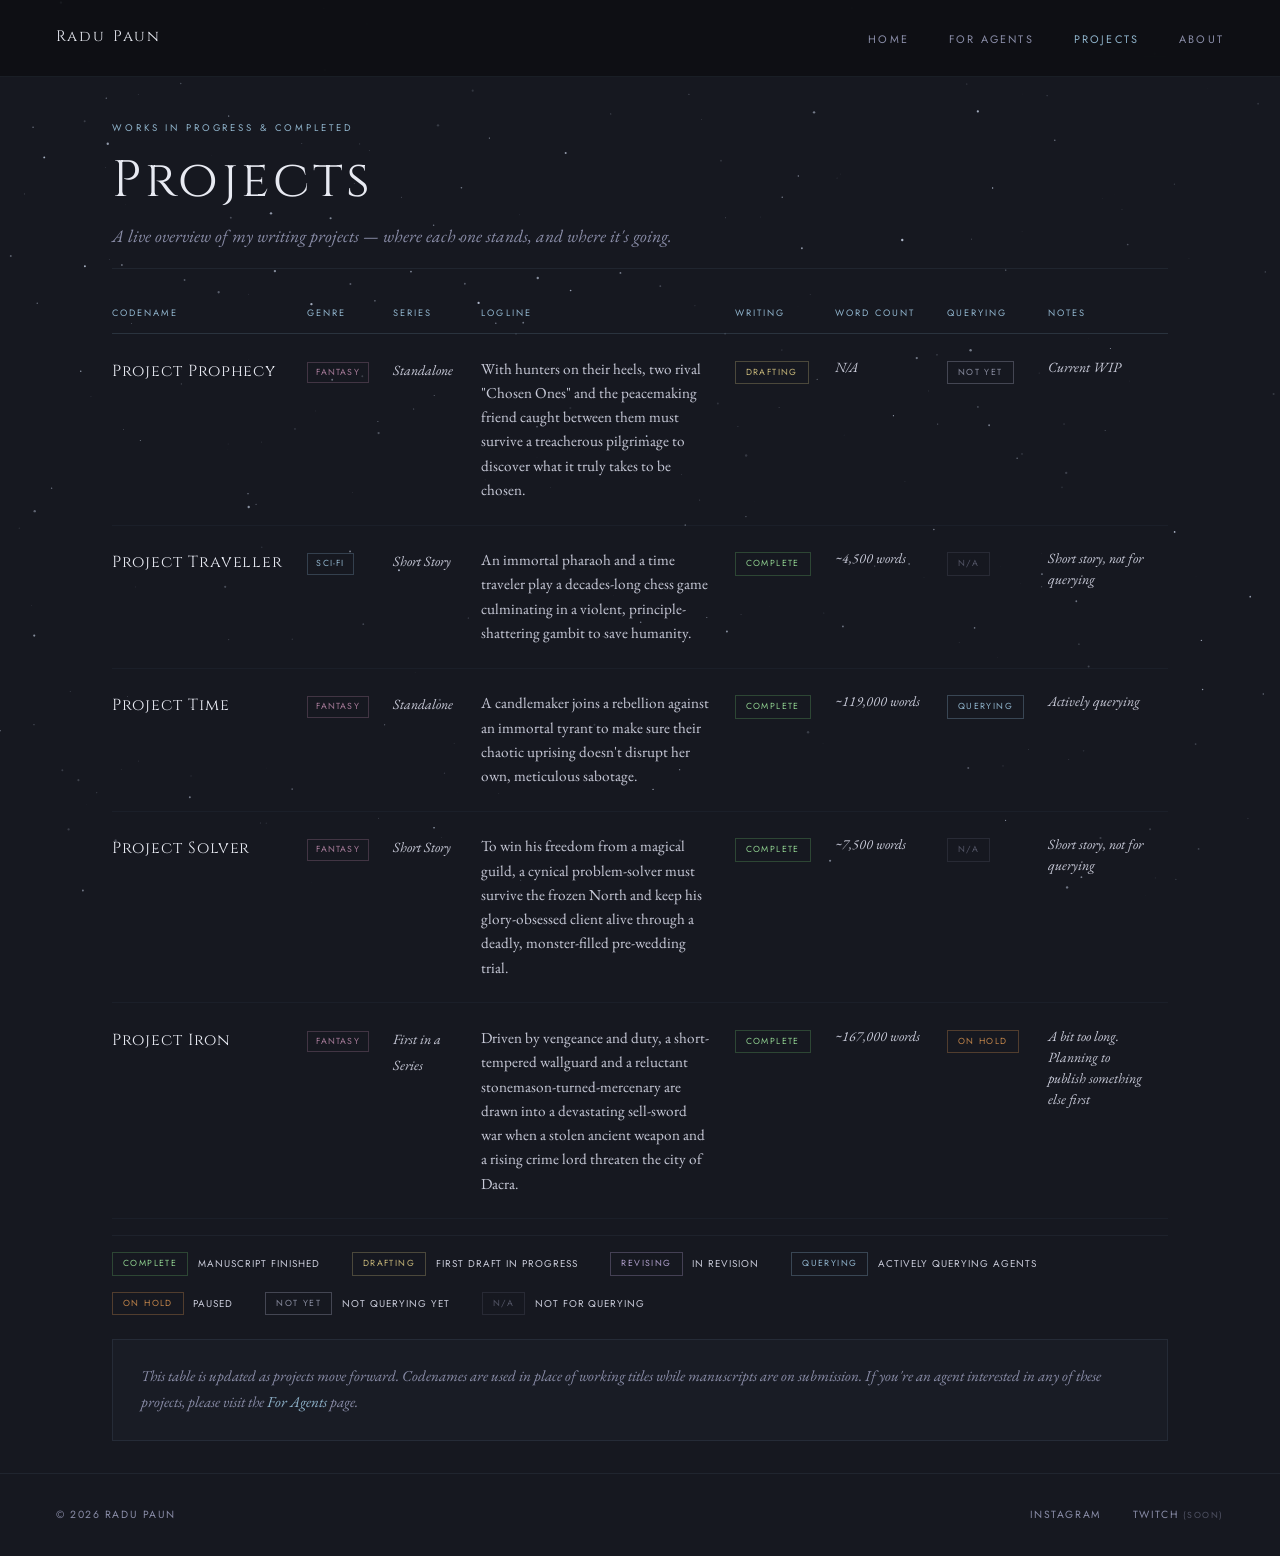
<file: projects.html>
<!DOCTYPE html>
<html lang="en">
<head>
  <meta charset="UTF-8">
  <meta name="viewport" content="width=device-width, initial-scale=1.0">
  <title>Projects — Radu Paun</title>
  <meta name="description" content="Radu Paun's writing projects — progress and querying status.">
  <link rel="stylesheet" href="css/style.css">
  <style>
    .projects-wrap {
      max-width: 72rem;
      margin: 0 auto;
      padding: 2rem 3rem 2rem;
    }

    .page-header {
      padding: 0.5rem 0 1rem;
      border-bottom: 1px solid rgba(124,158,184,0.1);
      margin-bottom: 1.5rem;
    }
    .page-header .section-label { margin-bottom: 1rem; }
    .page-header h1 {
      font-family: var(--ff-display);
      font-size: clamp(2rem, 5vw, 3.2rem);
      font-weight: 400;
      letter-spacing: 0.07em;
      color: var(--silver);
      line-height: 1.1;
    }
    .page-header .sub {
      font-family: var(--ff-body);
      font-style: italic;
      font-size: 1.1rem;
      color: var(--dim);
      margin-top: 0.75rem;
      max-width: 42rem;
    }

    /* ── TABLE ── */
    .table-scroll { overflow-x: auto; }

    .projects-table {
      width: 100%;
      border-collapse: collapse;
      font-size: 0.92rem;
    }

    .projects-table thead tr {
      border-bottom: 1px solid rgba(124,158,184,0.2);
    }

    .projects-table th {
      font-family: var(--ff-ui);
      font-size: 0.58rem;
      font-weight: 400;
      letter-spacing: 0.22em;
      text-transform: uppercase;
      color: var(--accent);
      opacity: 1;
      padding: 0.75rem 1.5rem 0.75rem 0;
      text-align: left;
      white-space: nowrap;
    }

    .projects-table td {
      padding: 1.4rem 1.5rem 1.4rem 0;
      border-bottom: 1px solid rgba(124,158,184,0.06);
      vertical-align: top;
      color: var(--silver);
    }

    .projects-table tbody tr {
      transition: background 0.2s;
    }
    .projects-table tbody tr:hover {
      background: rgba(124,158,184,0.03);
    }

    .project-codename {
      font-family: var(--ff-display);
      font-size: 1rem;
      font-weight: 400;
      letter-spacing: 0.06em;
      color: var(--silver);
      white-space: nowrap;
    }

    .project-series {
      font-family: var(--ff-body);
      font-style: italic;
      font-size: 0.88rem;
      color: var(--mist);
      margin-top: 0.2rem;
    }

    .project-logline {
      font-family: var(--ff-body);
      font-size: 0.95rem;
      color: var(--mist);
      line-height: 1.6;
      max-width: 50rem;
    }

    .project-comment {
      font-family: var(--ff-body);
      font-style: italic;
      font-size: 0.88rem;
      color: var(--mist);
      max-width: 16rem;
      line-height: 1.5;
    }

    /* Genre tag */
    .genre-tag {
      display: inline-block;
      font-family: var(--ff-ui);
      font-size: 0.55rem;
      letter-spacing: 0.14em;
      text-transform: uppercase;
      color: var(--dim);
      border: 1px solid rgba(107,110,128,0.25);
      padding: 2px 8px;
      white-space: nowrap;
    }
    .genre-tag.fantasy { color: #a87c9a; border-color: rgba(168,124,154,0.3); }
    .genre-tag.scifi   { color: var(--accent); border-color: rgba(124,158,184,0.3); }

    /* mobile-only elements — hidden on desktop */
    .project-codename-meta { display: none; }
    .mobile-status-row { display: none; }
    .notes-label { display: none; }

    /* ── LEGEND ── */
    .legend {
      display: flex;
      flex-wrap: wrap;
      gap: 1rem 2rem;
      margin-top: 1rem;
      padding-top: 1rem;
      border-top: 1px solid rgba(124,158,184,0.08);
    }
    .legend-item {
      display: flex;
      align-items: center;
      gap: 0.6rem;
      font-family: var(--ff-ui);
      font-size: 0.62rem;
      letter-spacing: 0.1em;
      text-transform: uppercase;
      color: var(--mist);
    }

    /* ── NOTE ── */
    .projects-note {
      margin-top: 1.5rem;
      padding: 1.5rem 1.75rem;
      border: 1px solid rgba(124,158,184,0.12);
      background: rgba(124,158,184,0.03);
    }
    .projects-note p {
      font-family: var(--ff-body);
      font-style: italic;
      font-size: 0.95rem;
      color: var(--dim);
      line-height: 1.7;
    }

    /* ── MOBILE CARD LAYOUT ── */
    @media (max-width: 768px) {
      .projects-wrap { padding: 1.5rem 1.25rem 3rem; }

      .table-scroll { overflow-x: visible; }

      .projects-table thead { display: none; }

      .projects-table,
      .projects-table tbody,
      .projects-table tr,
      .projects-table td {
        display: block;
        width: 100%;
      }

      .projects-table tbody tr {
        border: 1px solid rgba(124,158,184,0.1);
        border-radius: 2px;
        padding: 1.25rem 1rem;
        margin-bottom: 1rem;
        background: rgba(124,158,184,0.02);
      }
      .projects-table tbody tr:hover {
        background: rgba(124,158,184,0.05);
      }

      .projects-table td {
        padding: 0.2rem 0;
        border-bottom: none;
      }

      /* Codename cell */
      .projects-table td:nth-child(1) {
        margin-bottom: 0.5rem;
      }

      .project-codename {
        white-space: normal;
        font-size: 1rem;
        margin-bottom: 0.35rem;
      }

      /* Show the mobile meta (genre + series) */
      .project-codename-meta {
        display: flex;
        align-items: center;
        gap: 0.5rem;
        flex-wrap: wrap;
        margin-top: 0.3rem;
      }

      /* Hide the standalone genre, series, writing, wordcount, querying cells —
         all replaced by the mobile-status-row */
      .projects-table td:nth-child(2),
      .projects-table td:nth-child(3),
      .projects-table td:nth-child(5),
      .projects-table td:nth-child(6),
      .projects-table td:nth-child(7) {
        display: none;
      }

      /* Logline */
      .project-logline {
        font-size: 0.88rem;
        max-width: 100%;
        margin: 0.25rem 0 0;
      }

      /* ── Mobile status row ── */
      .mobile-status-row {
        display: flex;
        align-items: center;
        gap: 1rem;
        flex-wrap: wrap;
        margin-top: 0.85rem;
        padding-top: 0.75rem;
        border-top: 1px solid rgba(124,158,184,0.06);
      }

      .mobile-status-item {
        display: flex;
        align-items: center;
        gap: 0.4rem;
      }

      .mobile-label {
        font-family: var(--ff-ui);
        font-size: 0.52rem;
        letter-spacing: 0.14em;
        text-transform: uppercase;
        color: var(--dim);
      }

      /* Notes */
      .projects-table td:nth-child(8) {
        display: flex;
        align-items: baseline;
        gap: 0.4rem;
        margin-top: 0.5rem;
      }
      .projects-table td:nth-child(8) .project-comment {
        font-size: 0.78rem;
        opacity: 0.6;
        max-width: 100%;
      }
      .notes-label {
        font-family: var(--ff-ui);
        font-size: 0.52rem;
        letter-spacing: 0.14em;
        text-transform: uppercase;
        color: var(--dim);
        white-space: nowrap;
        flex-shrink: 0;
        display: inline;
      }

      .legend { gap: 0.75rem 1.25rem; }
      .legend-item { font-size: 0.58rem; }
    }
  </style>
</head>
<body>
<div class="page-wrap">
<canvas id="stars-canvas"></canvas>
  <nav>
    <a class="nav-logo" href="index.html">Radu Paun</a>
    <ul class="nav-links">
      <li><a href="index.html">Home</a></li>
      <li><a href="for-agents.html">For Agents</a></li>
      <li><a href="projects.html" class="active">Projects</a></li>
      <li><a href="about.html">About</a></li>
    </ul>
  </nav>

  <main>
    <div class="projects-wrap">

      <header class="page-header fade-up delay-1">
        <span class="section-label">Works in progress &amp; completed</span>
        <h1>Projects</h1>
        <p class="sub">A live overview of my writing projects — where each one stands, and where it's going.</p>
      </header>

      <div class="table-scroll fade-up delay-2">
        <table class="projects-table">
          <thead>
            <tr>
              <th>Codename</th>
              <th>Genre</th>
              <th>Series</th>
              <th>Logline</th>
              <th>Writing</th>
              <th style="min-width: 7rem;">Word count</th>
              <th style="min-width: 6rem;">Querying</th>
              <th>Notes</th>
            </tr>
          </thead>
          <tbody>

            <tr>
              <td>
                <div class="project-codename">Project Prophecy</div>
                <div class="project-codename-meta">
                  <span class="genre-tag fantasy">Fantasy</span>
                  <span class="project-series">Standalone</span>
                </div>
              </td>
              <td><span class="genre-tag fantasy">Fantasy</span></td>
              <td><span class="project-series">Standalone</span></td>
              <td>
                <p class="project-logline">With hunters on their heels, two rival "Chosen Ones" and the peacemaking friend caught between them must survive a treacherous pilgrimage to discover what it truly takes to be chosen.</p>
                <div class="mobile-status-row">
                  <div class="mobile-status-item">
                    <span class="mobile-label">Status</span>
                    <span class="badge badge-drafting">Drafting</span>
                  </div>
                  <div class="mobile-status-item">
                    <span class="mobile-label">Querying</span>
                    <span class="badge badge-upcoming">Not yet</span>
                  </div>
                </div>
              </td>
              <td><span class="badge badge-drafting">Drafting</span></td>
              <td><p class="project-comment">N/A</p></td>
              <td><span class="badge badge-upcoming">Not yet</span></td>
              <td><span class="notes-label">Notes</span><p class="project-comment">Current WIP</p></td>
            </tr>

            <tr>
              <td>
                <div class="project-codename">Project Traveller</div>
                <div class="project-codename-meta">
                  <span class="genre-tag scifi">Sci-Fi</span>
                  <span class="project-series">Short Story</span>
                </div>
              </td>
              <td><span class="genre-tag scifi">Sci-Fi</span></td>
              <td><span class="project-series">Short Story</span></td>
              <td>
                <p class="project-logline">An immortal pharaoh and a time traveler play a decades-long chess game culminating in a violent, principle-shattering gambit to save humanity.</p>
                <div class="mobile-status-row">
                  <div class="mobile-status-item">
                    <span class="mobile-label">Status</span>
                    <span class="badge badge-complete">Complete</span>
                  </div>
                  <div class="mobile-status-item">
                    <span class="mobile-label">Words</span>
                    <span style="font-family:var(--ff-body);font-style:italic;font-size:0.78rem;color:var(--mist);">~4,500</span>
                  </div>
                  <div class="mobile-status-item">
                    <span class="mobile-label">Querying</span>
                    <span class="badge badge-na">N/A</span>
                  </div>
                </div>
              </td>
              <td><span class="badge badge-complete">Complete</span></td>
              <td><p class="project-comment">~4,500 words</p></td>
              <td><span class="badge badge-na">N/A</span></td>
              <td><span class="notes-label">Notes</span><p class="project-comment">Short story, not for querying</p></td>
            </tr>

            <tr>
              <td>
                <div class="project-codename">Project Time</div>
                <div class="project-codename-meta">
                  <span class="genre-tag fantasy">Fantasy</span>
                  <span class="project-series">Standalone</span>
                </div>
              </td>
              <td><span class="genre-tag fantasy">Fantasy</span></td>
              <td><span class="project-series">Standalone</span></td>
              <td>
                <p class="project-logline">A candlemaker joins a rebellion against an immortal tyrant to make sure their chaotic uprising doesn't disrupt her own, meticulous sabotage.</p>
                <div class="mobile-status-row">
                  <div class="mobile-status-item">
                    <span class="mobile-label">Status</span>
                    <span class="badge badge-complete">Complete</span>
                  </div>
                  <div class="mobile-status-item">
                    <span class="mobile-label">Words</span>
                    <span style="font-family:var(--ff-body);font-style:italic;font-size:0.78rem;color:var(--mist);">~119,000</span>
                  </div>
                  <div class="mobile-status-item">
                    <span class="mobile-label">Querying</span>
                    <span class="badge badge-querying">Querying</span>
                  </div>
                </div>
              </td>
              <td><span class="badge badge-complete">Complete</span></td>
              <td><p class="project-comment">~119,000 words</p></td>
              <td><span class="badge badge-querying">Querying</span></td>
              <td><span class="notes-label">Notes</span><p class="project-comment">Actively querying</p></td>
            </tr>

            <tr>
              <td>
                <div class="project-codename">Project Solver</div>
                <div class="project-codename-meta">
                  <span class="genre-tag fantasy">Fantasy</span>
                  <span class="project-series">Short Story</span>
                </div>
              </td>
              <td><span class="genre-tag fantasy">Fantasy</span></td>
              <td><span class="project-series">Short Story</span></td>
              <td>
                <p class="project-logline">To win his freedom from a magical guild, a cynical problem-solver must survive the frozen North and keep his glory-obsessed client alive through a deadly, monster-filled pre-wedding trial.</p>
                <div class="mobile-status-row">
                  <div class="mobile-status-item">
                    <span class="mobile-label">Status</span>
                    <span class="badge badge-complete">Complete</span>
                  </div>
                  <div class="mobile-status-item">
                    <span class="mobile-label">Words</span>
                    <span style="font-family:var(--ff-body);font-style:italic;font-size:0.78rem;color:var(--mist);">~7,500</span>
                  </div>
                  <div class="mobile-status-item">
                    <span class="mobile-label">Querying</span>
                    <span class="badge badge-na">N/A</span>
                  </div>
                </div>
              </td>
              <td><span class="badge badge-complete">Complete</span></td>
              <td><p class="project-comment">~7,500 words</p></td>
              <td><span class="badge badge-na">N/A</span></td>
              <td><span class="notes-label">Notes</span><p class="project-comment">Short story, not for querying</p></td>
            </tr>

            <tr>
              <td>
                <div class="project-codename">Project Iron</div>
                <div class="project-codename-meta">
                  <span class="genre-tag fantasy">Fantasy</span>
                  <span class="project-series">First in a Series</span>
                </div>
              </td>
              <td><span class="genre-tag fantasy">Fantasy</span></td>
              <td><span class="project-series">First in a Series</span></td>
              <td>
                <p class="project-logline">Driven by vengeance and duty, a short-tempered wallguard and a reluctant stonemason-turned-mercenary are drawn into a devastating sell-sword war when a stolen ancient weapon and a rising crime lord threaten the city of Dacra.</p>
                <div class="mobile-status-row">
                  <div class="mobile-status-item">
                    <span class="mobile-label">Status</span>
                    <span class="badge badge-complete">Complete</span>
                  </div>
                  <div class="mobile-status-item">
                    <span class="mobile-label">Words</span>
                    <span style="font-family:var(--ff-body);font-style:italic;font-size:0.78rem;color:var(--mist);">~167,000</span>
                  </div>
                  <div class="mobile-status-item">
                    <span class="mobile-label">Querying</span>
                    <span class="badge badge-onhold">On hold</span>
                  </div>
                </div>
              </td>
              <td><span class="badge badge-complete">Complete</span></td>
              <td><p class="project-comment">~167,000 words</p></td>
              <td><span class="badge badge-onhold">On hold</span></td>
              <td><span class="notes-label">Notes</span><p class="project-comment">A bit too long. Planning to publish something else first</p></td>
            </tr>

          </tbody>
        </table>
      </div>

      <!-- LEGEND -->
      <div class="legend fade-up delay-3">
        <div class="legend-item"><span class="badge badge-complete">Complete</span> Manuscript finished</div>
        <div class="legend-item"><span class="badge badge-drafting">Drafting</span> First draft in progress</div>
        <div class="legend-item"><span class="badge badge-revising">Revising</span> In revision</div>
        <div class="legend-item"><span class="badge badge-querying">Querying</span> Actively querying agents</div>
        <div class="legend-item"><span class="badge badge-onhold">On hold</span> Paused</div>
        <div class="legend-item"><span class="badge badge-upcoming">Not yet</span> Not querying yet</div>
        <div class="legend-item"><span class="badge badge-na">N/A</span> Not for querying</div>
      </div>

      <div class="projects-note fade-up delay-4">
        <p>
          This table is updated as projects move forward. Codenames are used in place of working titles while manuscripts are on submission. If you're an agent interested in any of these projects, please visit the <a href="for-agents.html" style="color:var(--accent);text-decoration:none;">For Agents</a> page.
        </p>
      </div>

    </div>
  </main>

  <footer>
    <p>&copy; 2026 Radu Paun</p>
    <div class="footer-social">
      <a href="https://www.instagram.com/raduwrites/" target="_blank" rel="noopener">Instagram</a>
      <a href="#">Twitch <span style="font-size:0.55rem;opacity:0.5">(soon)</span></a>
    </div>
  </footer>
</div>

<script>
  const canvas = document.getElementById('stars-canvas');
  const ctx = canvas.getContext('2d');
  let stars = [];
  function resize() {
    canvas.width  = window.innerWidth;
    canvas.height = window.innerHeight;
  }
  function initStars() {
    stars = [];
    const count = Math.floor((canvas.width * canvas.height) / 4000);
    for (let i = 0; i < count; i++) {
      stars.push({ x: Math.random()*canvas.width, y: Math.random()*canvas.height,
        r: Math.random()*1.1+0.1, o: Math.random() * 0.5 + 0.5,
        speed: Math.random()*0.003+0.001, phase: Math.random()*Math.PI*2 });
    }
  }
  function drawStars(t) {
    ctx.clearRect(0, 0, canvas.width, canvas.height);
    stars.forEach(s => {
      const o = s.o * (0.6 + 0.4 * Math.sin(t * s.speed + s.phase));
      ctx.beginPath(); ctx.arc(s.x, s.y, s.r, 0, Math.PI*2);
      ctx.fillStyle = `rgba(200,210,230,${o})`; ctx.fill();
    });
    requestAnimationFrame(drawStars);
  }
  resize(); initStars(); requestAnimationFrame(drawStars);
  window.addEventListener('resize', () => { resize(); initStars(); });
</script>
</body>
</html>
</file>
<file: css/style.css>
@import url('https://fonts.googleapis.com/css2?family=Cinzel:wght@300;400;500&family=EB+Garamond:ital,wght@0,400;0,500;1,400;1,500&family=Jost:wght@300;400&display=swap');

*, *::before, *::after { box-sizing: border-box; margin: 0; padding: 0; }

:root {
  --void:       #161820;
  --deep:       #1c1e2a;
  --surface:    #1e2030;
  --rim:        #24263300;
  --mist:       #c8cad8;
  --silver:     #e8eaf2;
  --dim:        #8a8da8;
  --accent:     #90b4cc;
  --accent2:    #a87c5a;
  --glow:       rgba(124,158,184,0.15);
  --ff-display: 'Cinzel', serif;
  --ff-body:    'EB Garamond', Georgia, serif;
  --ff-ui:      'Jost', sans-serif;
}

html { font-size: 16px; scroll-behavior: smooth; }

body {
  background: var(--void);
  color: var(--mist);
  font-family: var(--ff-body);
  font-size: 1.1rem;
  line-height: 1.75;
  min-height: 100vh;
}

/* ── STARS BACKGROUND (canvas overlay) ── */
#stars-canvas {
  position: fixed;
  inset: 0;
  z-index: 0;
  pointer-events: none;
  opacity: 1;
}

/* ── NAV ── */
nav {
  position: fixed;
  top: 0; left: 0; right: 0;
  z-index: 100;
  display: flex;
  align-items: center;
  justify-content: space-between;
  padding: 1.4rem 3.5rem;
  background: rgba(13,14,18,0.8);
  backdrop-filter: blur(12px);
  border-bottom: 1px solid rgba(124,158,184,0.1);
}

.nav-logo {
  font-family: var(--ff-display);
  font-size: 0.95rem;
  font-weight: 400;
  letter-spacing: 0.14em;
  color: var(--silver);
  text-decoration: none;
  transition: color 0.2s;
}
.nav-logo:hover { color: var(--accent); }

.nav-links { display: flex; gap: 2.5rem; list-style: none; }

.nav-links a {
  font-family: var(--ff-ui);
  font-size: 0.68rem;
  font-weight: 400;
  letter-spacing: 0.2em;
  text-transform: uppercase;
  color: var(--dim);
  text-decoration: none;
  transition: color 0.2s;
}
.nav-links a:hover,
.nav-links a.active { color: var(--accent); }

/* ── FOOTER ── */
footer {
  position: relative;
  z-index: 10;
  border-top: 1px solid rgba(124,158,184,0.1);
  padding: 2rem 3.5rem;
  display: flex;
  align-items: center;
  justify-content: space-between;
}

footer p {
  font-family: var(--ff-ui);
  font-size: 0.65rem;
  letter-spacing: 0.15em;
  text-transform: uppercase;
  color: var(--dim);
}

.footer-social { display: flex; gap: 2rem; }

.footer-social a {
  font-family: var(--ff-ui);
  font-size: 0.65rem;
  letter-spacing: 0.15em;
  text-transform: uppercase;
  color: var(--dim);
  text-decoration: none;
  transition: color 0.2s;
}
.footer-social a:hover { color: var(--accent); }

/* ── LAYOUT ── */
.page-wrap { display: flex; flex-direction: column; min-height: 100vh; position: relative; overflow: hidden; }
main { flex: 1; padding-top: 5rem; position: relative; z-index: 10; }

/* ── BUTTONS ── */
.btn {
  display: inline-block;
  font-family: var(--ff-ui);
  font-size: 0.65rem;
  font-weight: 400;
  letter-spacing: 0.22em;
  text-transform: uppercase;
  color: var(--accent);
  border: 1px solid rgba(124,158,184,0.4);
  padding: 0.85rem 2.2rem;
  text-decoration: none;
  transition: all 0.25s;
  position: relative;
}
.btn::before {
  content: '';
  position: absolute;
  inset: 0;
  background: var(--accent);
  transform: scaleX(0);
  transform-origin: left;
  transition: transform 0.25s ease;
  z-index: -1;
}
.btn:hover { color: var(--void); border-color: var(--accent); }
.btn:hover::before { transform: scaleX(1); }

.btn-warm {
  color: var(--accent2);
  border-color: rgba(168,124,90,0.4);
}
.btn-warm::before { background: var(--accent2); }
.btn-warm:hover { color: var(--void); border-color: var(--accent2); }

/* ── SECTION LABEL ── */
.section-label {
  font-family: var(--ff-ui);
  font-size: 0.6rem;
  font-weight: 400;
  letter-spacing: 0.3em;
  text-transform: uppercase;
  color: var(--accent);
  display: block;
}

/* ── RULED TITLE ── */
.ruled-title {
  display: flex;
  align-items: center;
  gap: 1.5rem;
  margin-bottom: 1rem;
}
.ruled-title h2 {
  font-family: var(--ff-display);
  font-size: clamp(1.3rem, 3vw, 1.8rem);
  font-weight: 400;
  letter-spacing: 0.06em;
  color: var(--silver);
  white-space: nowrap;
}
.ruled-title::after {
  content: '';
  flex: 1;
  height: 1px;
  background: linear-gradient(to right, rgba(124,158,184,0.3), transparent);
}

/* ── DIVIDER ── */
.divider {
  border: none;
  border-top: 1px solid rgba(124,158,184,0.1);
  margin: 3.5rem 0;
}

/* ── STATUS BADGES ── */
.badge {
  display: inline-block;
  font-family: var(--ff-ui);
  font-size: 0.55rem;
  font-weight: 400;
  letter-spacing: 0.16em;
  text-transform: uppercase;
  padding: 3px 10px;
}
.badge-complete  { color: #8fcf8f; border: 1px solid rgba(100,180,100,0.3); }
.badge-drafting  { color: #c8b87a; border: 1px solid rgba(200,184,122,0.3); }
.badge-revising  { color: #b0a0cc; border: 1px solid rgba(176,160,204,0.3); }
.badge-querying  { color: var(--accent); border: 1px solid rgba(124,158,184,0.35); }
.badge-onhold    { color: #c0844a; border: 1px solid rgba(192,132,74,0.35); }
.badge-upcoming  { color: #8a8da0; border: 1px solid rgba(138,141,160,0.4); }
.badge-na        { color: #555768; border: 1px solid rgba(85,87,104,0.3); }

/* ── FADE-IN ── */
@keyframes fadeUp {
  from { opacity: 0; transform: translateY(18px); }
  to   { opacity: 1; transform: translateY(0); }
}
.fade-up { opacity: 0; animation: fadeUp 0.9s ease forwards; }
.delay-1 { animation-delay: 0.1s; }
.delay-2 { animation-delay: 0.28s; }
.delay-3 { animation-delay: 0.46s; }
.delay-4 { animation-delay: 0.64s; }
.delay-5 { animation-delay: 0.82s; }

/* ── MOBILE ── */
@media (max-width: 768px) {
  nav { padding: 1rem 1.5rem; }
  .nav-links { gap: 1.5rem; }
  footer { flex-direction: column; gap: 1rem; padding: 1.5rem; text-align: center; }
}
</file>
